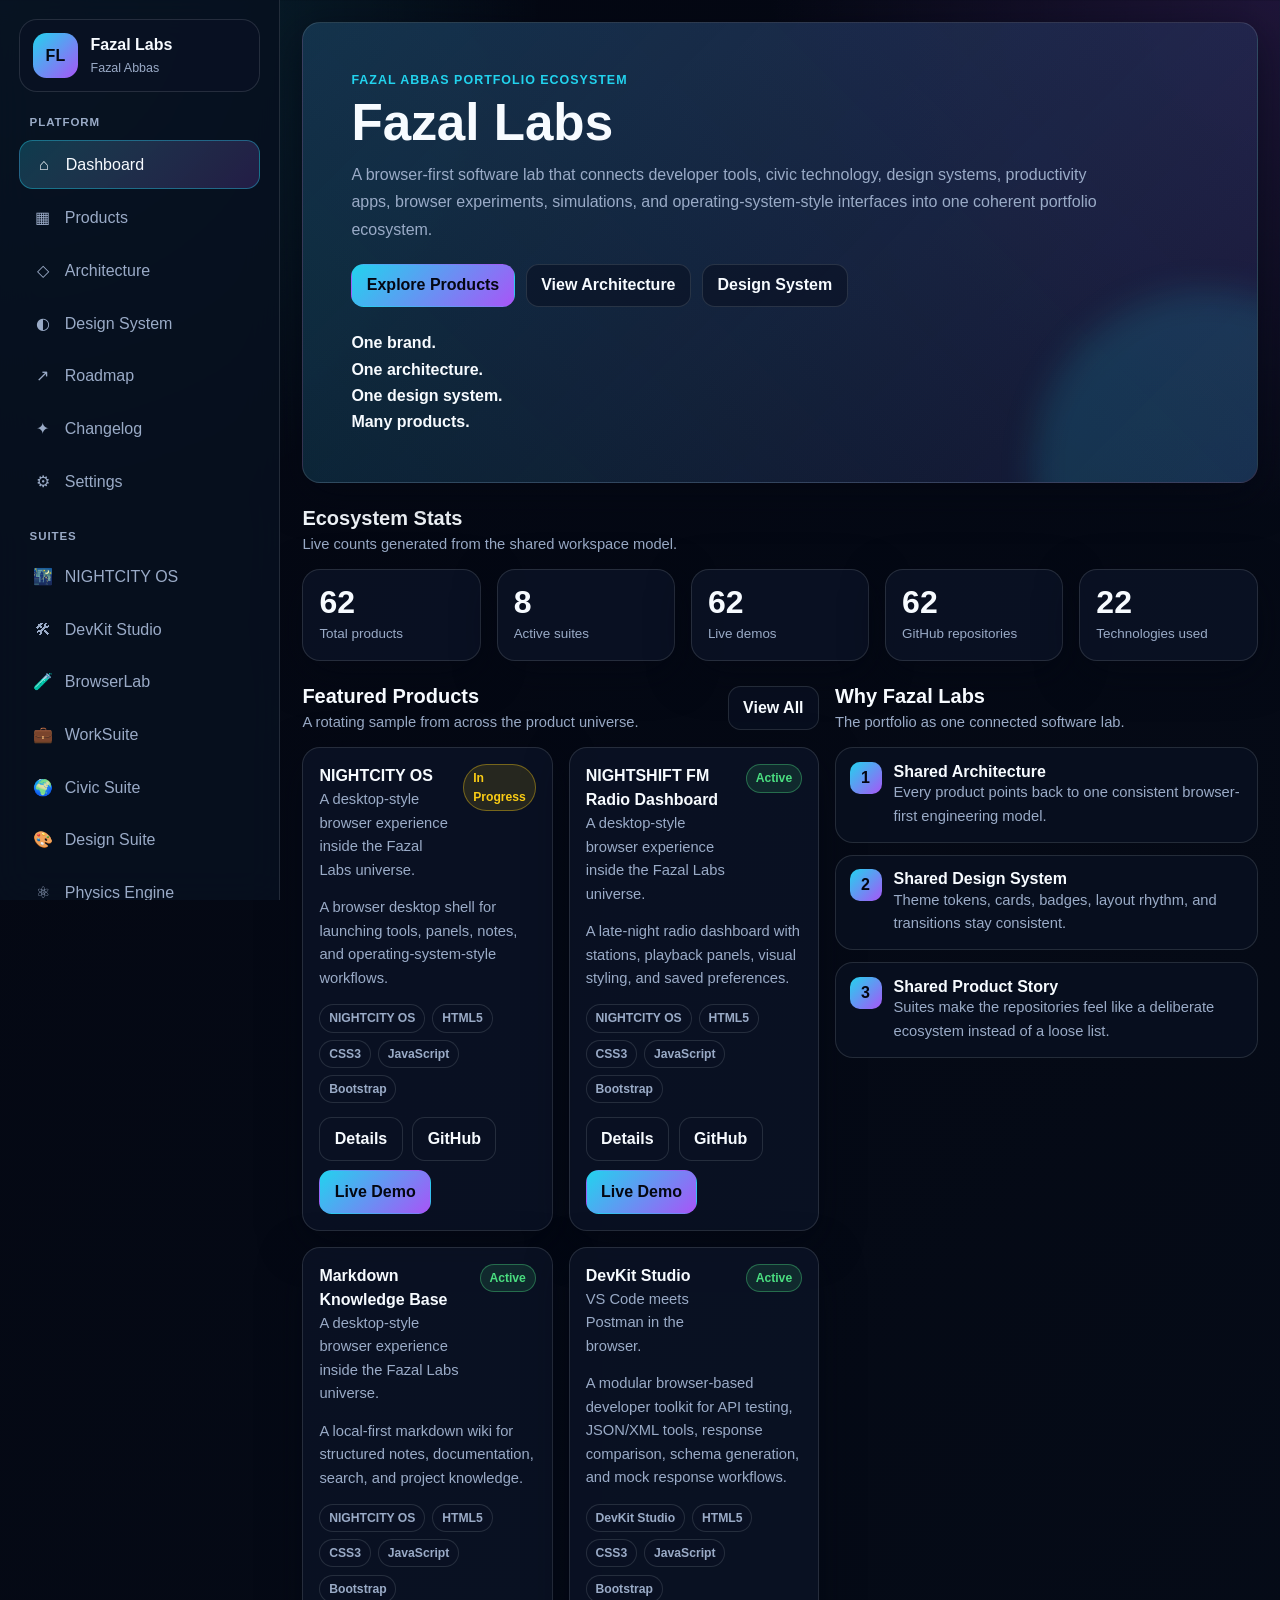
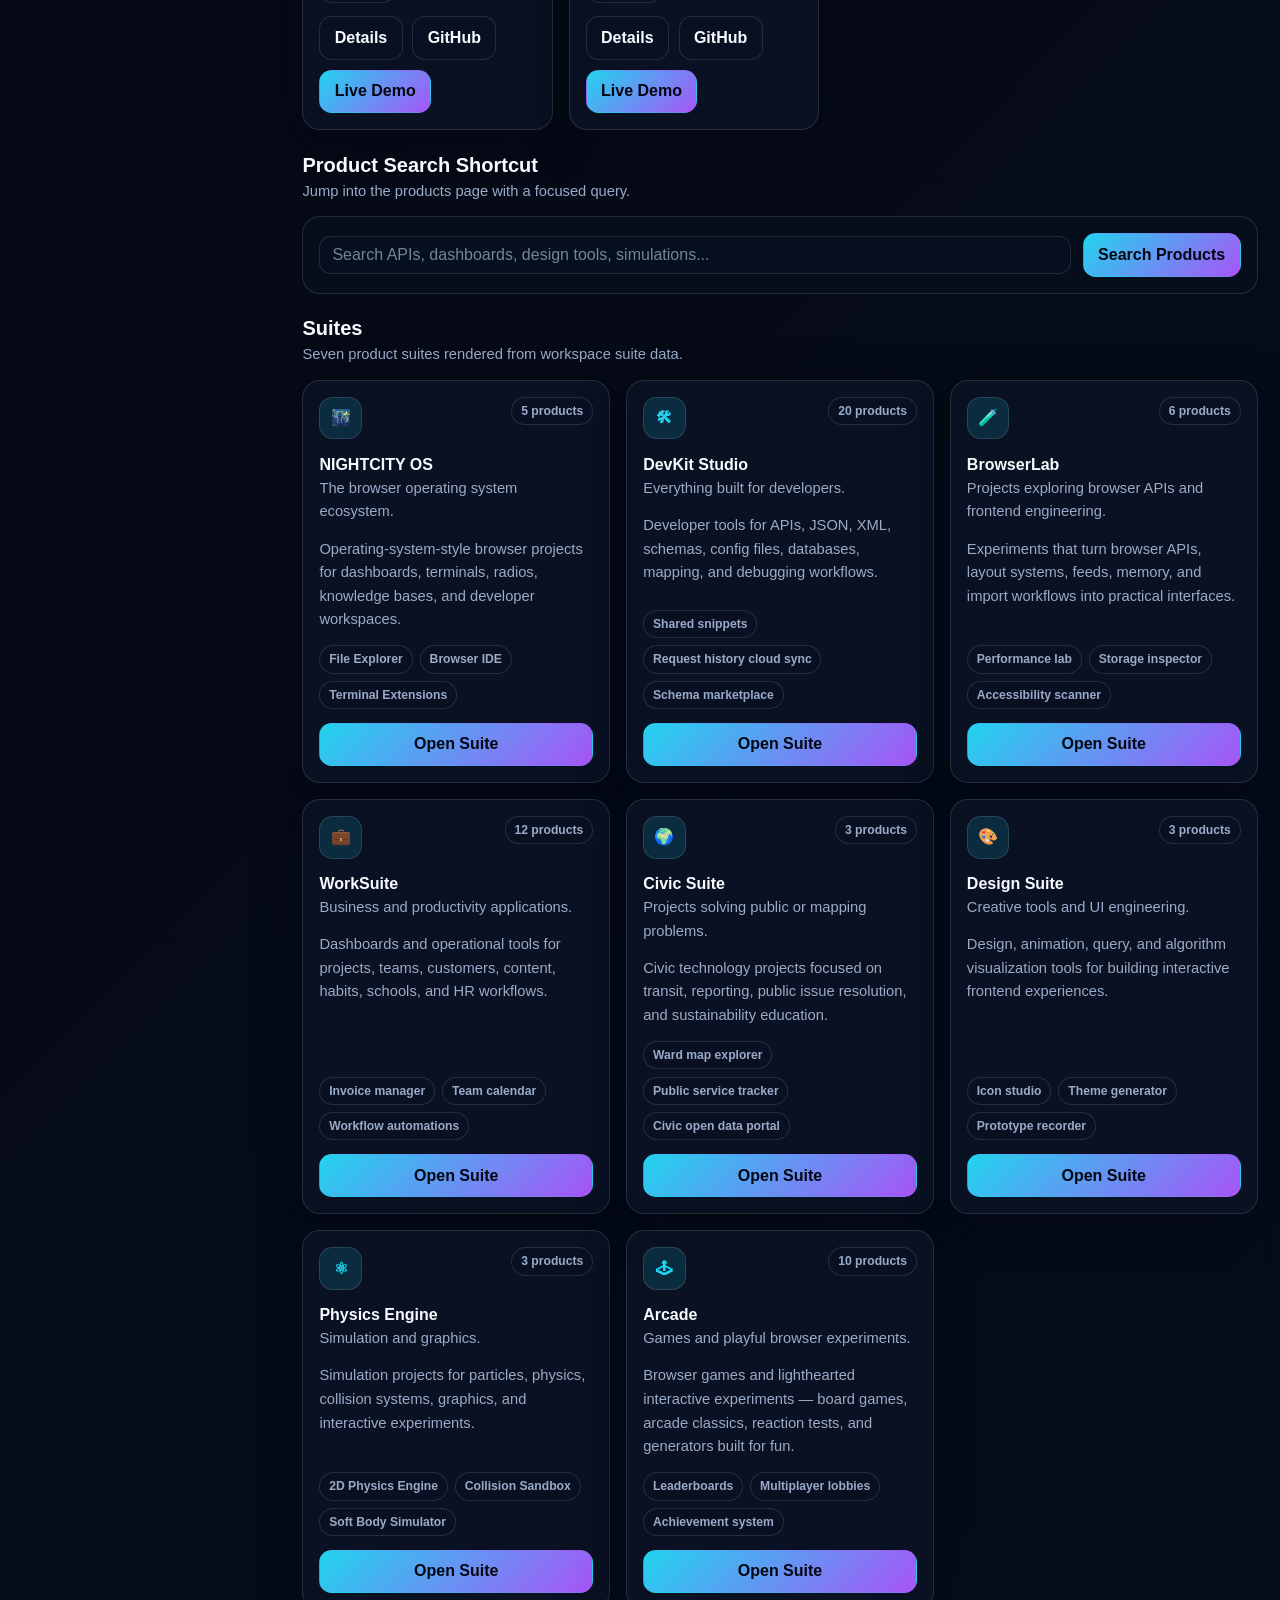
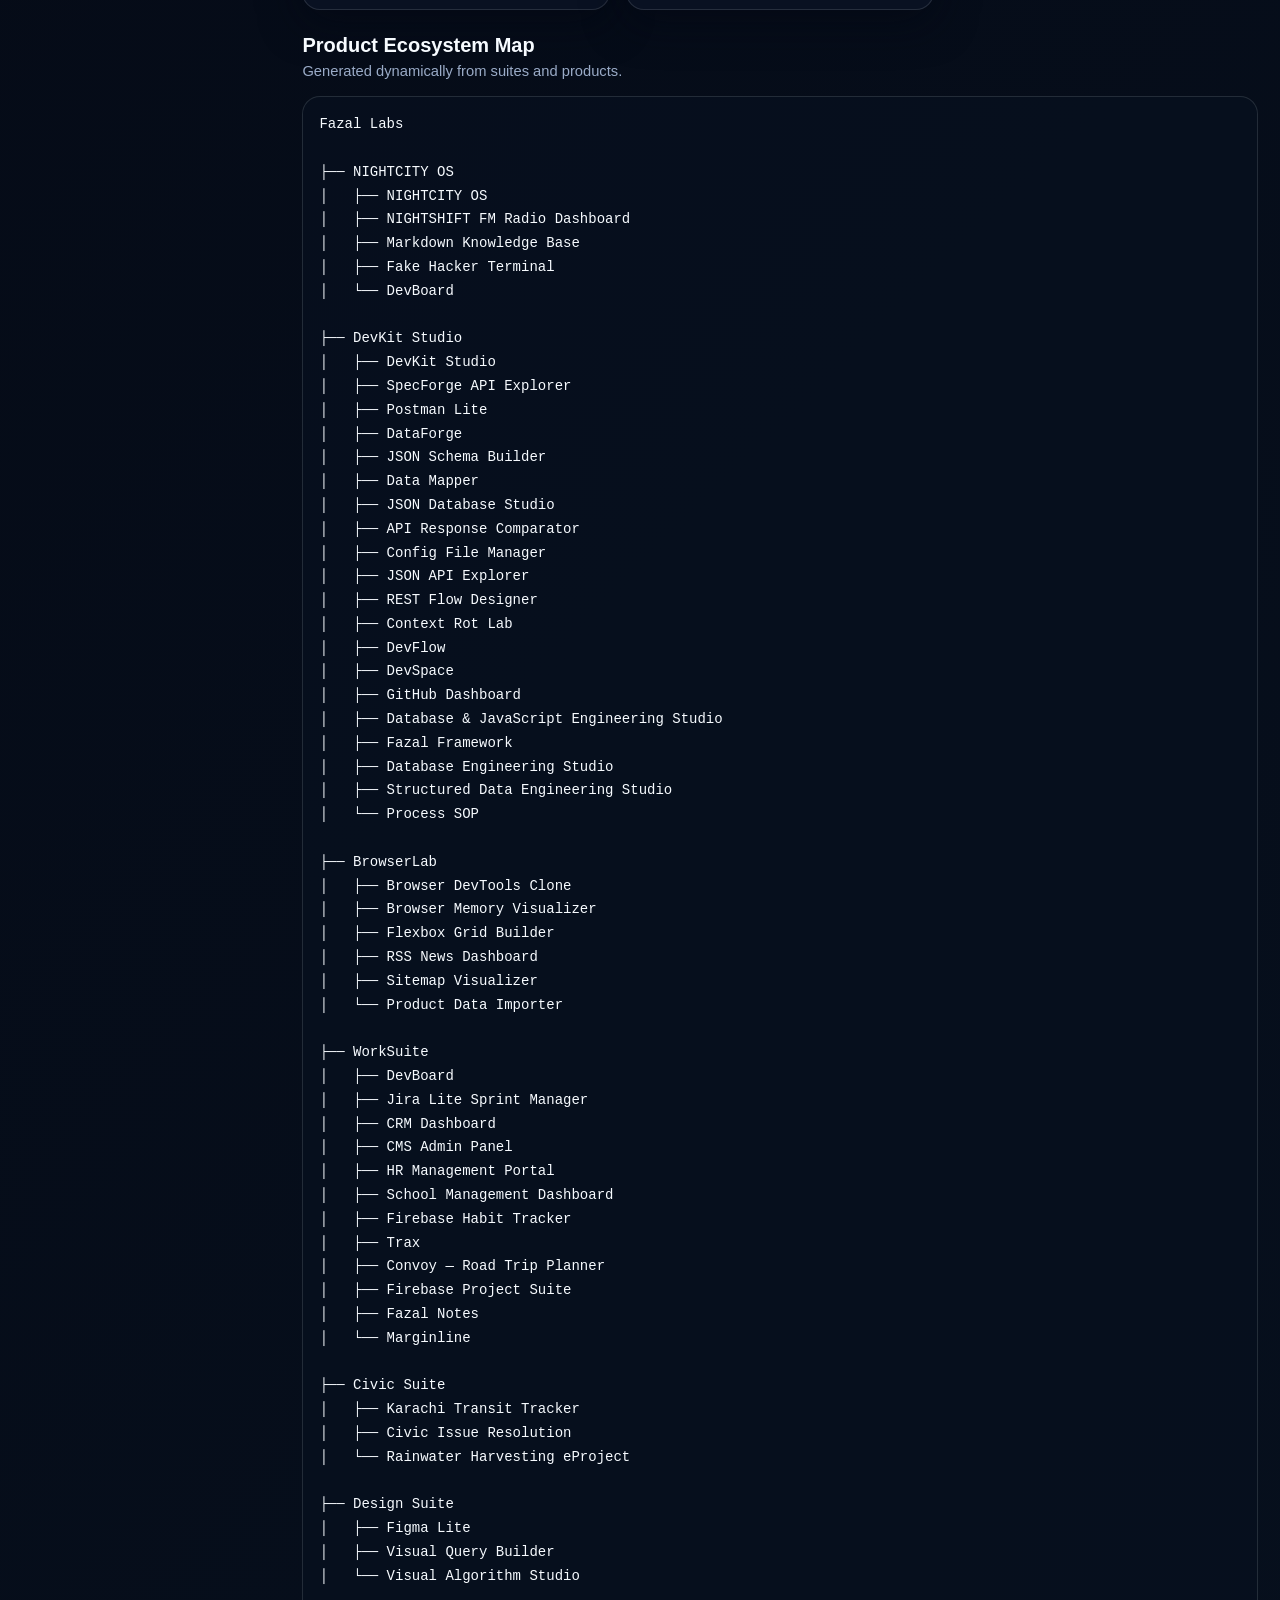
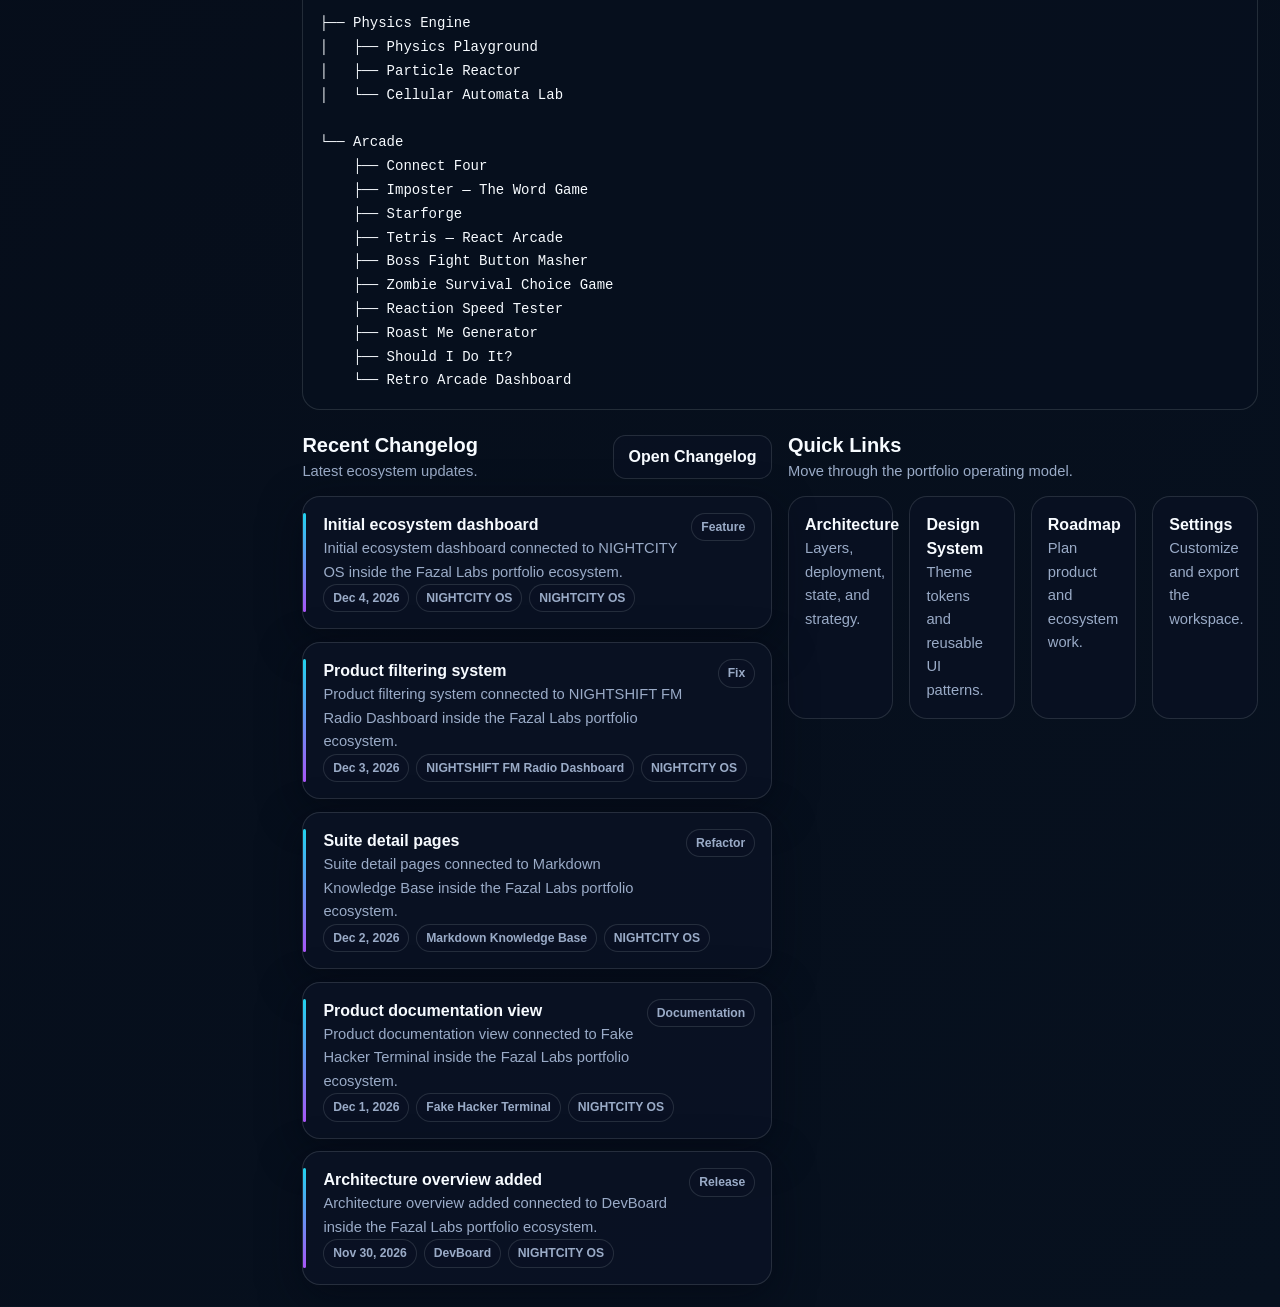
<file: index.html>
<!doctype html>
<html lang="en">
  <head>
    <meta charset="utf-8" />
    <meta name="viewport" content="width=device-width, initial-scale=1" />
    <title>Fazal Labs | Portfolio Ecosystem</title>
    <link rel="preconnect" href="https://fonts.googleapis.com" />
    <link rel="preconnect" href="https://fonts.gstatic.com" crossorigin />
    <link rel="stylesheet" href="https://fonts.googleapis.com/css2?family=Manrope:wght@400;500;600;700;800&display=swap" />
    <meta
      name="description"
      content="Fazal Labs is a browser-based software-lab portfolio ecosystem that connects multiple projects under one shared brand, design system, architecture strategy, roadmap, and changelog."
    />
    <link rel="canonical" href="https://fazal305.github.io/fazal-labs/" />
    <link rel="icon" type="image/svg+xml" href="assets/favicon.svg" />

    <meta property="og:type" content="website" />
    <meta property="og:url" content="https://fazal305.github.io/fazal-labs/" />
    <meta property="og:title" content="Fazal Labs | Portfolio Ecosystem" />
    <meta
      property="og:description"
      content="Fazal Labs is a browser-based software-lab portfolio ecosystem that connects multiple projects under one shared brand, design system, architecture strategy, roadmap, and changelog."
    />
    <meta property="og:image" content="https://fazal305.github.io/fazal-labs/assets/og-image.png" />
    <meta property="og:image:width" content="1200" />
    <meta property="og:image:height" content="630" />

    <meta name="twitter:card" content="summary_large_image" />
    <meta name="twitter:title" content="Fazal Labs | Portfolio Ecosystem" />
    <meta
      name="twitter:description"
      content="Fazal Labs is a browser-based software-lab portfolio ecosystem that connects multiple projects under one shared brand, design system, architecture strategy, roadmap, and changelog."
    />
    <meta name="twitter:image" content="https://fazal305.github.io/fazal-labs/assets/og-image.png" />

    <link rel="preconnect" href="https://cdn.jsdelivr.net" />
    <link rel="preconnect" href="https://code.jquery.com" />
    <link
      href="https://cdn.jsdelivr.net/npm/bootstrap@5.3.3/dist/css/bootstrap.min.css"
      rel="stylesheet"
    />
    <link href="styles.css" rel="stylesheet" />
    <link href="css/dashboard.css" rel="stylesheet" />
  </head>
  <body>
    <div class="app-shell">
      <div id="sidebar-root"></div>

      <main class="main-content">
        <div class="page-container">
          <section id="brandHero"></section>

          <section class="section">
            <div class="section-header">
              <div>
                <h2 class="section-title">Ecosystem Stats</h2>
                <p class="section-note">
                  Live counts generated from the shared workspace model.
                </p>
              </div>
            </div>
            <div id="ecosystemStats" class="grid stats-grid"></div>
          </section>

          <section class="section featured-strip">
            <div>
              <div class="section-header">
                <div>
                  <h2 class="section-title">Featured Products</h2>
                  <p class="section-note">
                    A rotating sample from across the product universe.
                  </p>
                </div>
                <a class="btn-ghost" href="products.html" data-transition-link
                  >View All</a
                >
              </div>
              <div id="featuredProducts" class="grid grid-2"></div>
            </div>

            <div>
              <div class="section-header">
                <div>
                  <h2 class="section-title">Why Fazal Labs</h2>
                  <p class="section-note">
                    The portfolio as one connected software lab.
                  </p>
                </div>
              </div>
              <div class="why-list">
                <div class="why-item">
                  <span class="why-index">1</span>
                  <div>
                    <h3 class="card-title">Shared Architecture</h3>
                    <p class="card-text">
                      Every product points back to one consistent browser-first
                      engineering model.
                    </p>
                  </div>
                </div>
                <div class="why-item">
                  <span class="why-index">2</span>
                  <div>
                    <h3 class="card-title">Shared Design System</h3>
                    <p class="card-text">
                      Theme tokens, cards, badges, layout rhythm, and
                      transitions stay consistent.
                    </p>
                  </div>
                </div>
                <div class="why-item">
                  <span class="why-index">3</span>
                  <div>
                    <h3 class="card-title">Shared Product Story</h3>
                    <p class="card-text">
                      Suites make the repositories feel like a deliberate
                      ecosystem instead of a loose list.
                    </p>
                  </div>
                </div>
              </div>
            </div>
          </section>

          <section class="section">
            <div class="section-header">
              <div>
                <h2 class="section-title">Product Search Shortcut</h2>
                <p class="section-note">
                  Jump into the products page with a focused query.
                </p>
              </div>
            </div>
            <form id="searchShortcutForm" class="search-shortcut">
              <input
                id="searchShortcutInput"
                class="form-control"
                type="search"
                placeholder="Search APIs, dashboards, design tools, simulations..."
              />
              <button class="btn-lab" type="submit">Search Products</button>
            </form>
          </section>

          <section class="section">
            <div class="section-header">
              <div>
                <h2 class="section-title">Suites</h2>
                <p class="section-note">
                  Seven product suites rendered from workspace suite data.
                </p>
              </div>
            </div>
            <div id="suiteCards" class="grid grid-3"></div>
          </section>

          <section class="section">
            <div class="section-header">
              <div>
                <h2 class="section-title">Product Ecosystem Map</h2>
                <p class="section-note">
                  Generated dynamically from suites and products.
                </p>
              </div>
            </div>
            <pre id="ecosystemMap" class="ecosystem-tree"></pre>
          </section>

          <section class="section grid grid-2">
            <div>
              <div class="section-header">
                <div>
                  <h2 class="section-title">Recent Changelog</h2>
                  <p class="section-note">Latest ecosystem updates.</p>
                </div>
                <a class="btn-ghost" href="changelog.html" data-transition-link
                  >Open Changelog</a
                >
              </div>
              <div id="recentChangelog" class="timeline-list"></div>
            </div>

            <div>
              <div class="section-header">
                <div>
                  <h2 class="section-title">Quick Links</h2>
                  <p class="section-note">
                    Move through the portfolio operating model.
                  </p>
                </div>
              </div>
              <div class="grid quick-links-grid">
                <a
                  class="quick-link-card card-hover"
                  href="architecture.html"
                  data-transition-link
                >
                  <strong>Architecture</strong>
                  <p class="card-text">
                    Layers, deployment, state, and strategy.
                  </p>
                </a>
                <a
                  class="quick-link-card card-hover"
                  href="design-system.html"
                  data-transition-link
                >
                  <strong>Design System</strong>
                  <p class="card-text">
                    Theme tokens and reusable UI patterns.
                  </p>
                </a>
                <a
                  class="quick-link-card card-hover"
                  href="roadmap.html"
                  data-transition-link
                >
                  <strong>Roadmap</strong>
                  <p class="card-text">Plan product and ecosystem work.</p>
                </a>
                <a
                  class="quick-link-card card-hover"
                  href="settings.html"
                  data-transition-link
                >
                  <strong>Settings</strong>
                  <p class="card-text">Customize and export the workspace.</p>
                </a>
              </div>
            </div>
          </section>
        </div>
      </main>
    </div>

    <script src="https://code.jquery.com/jquery-3.7.1.min.js"></script>
    <script src="https://cdn.jsdelivr.net/npm/bootstrap@5.3.3/dist/js/bootstrap.bundle.min.js"></script>
    <script src="js/shared.js"></script>
    <script src="js/dashboard.js"></script>
  </body>
</html>
</file>
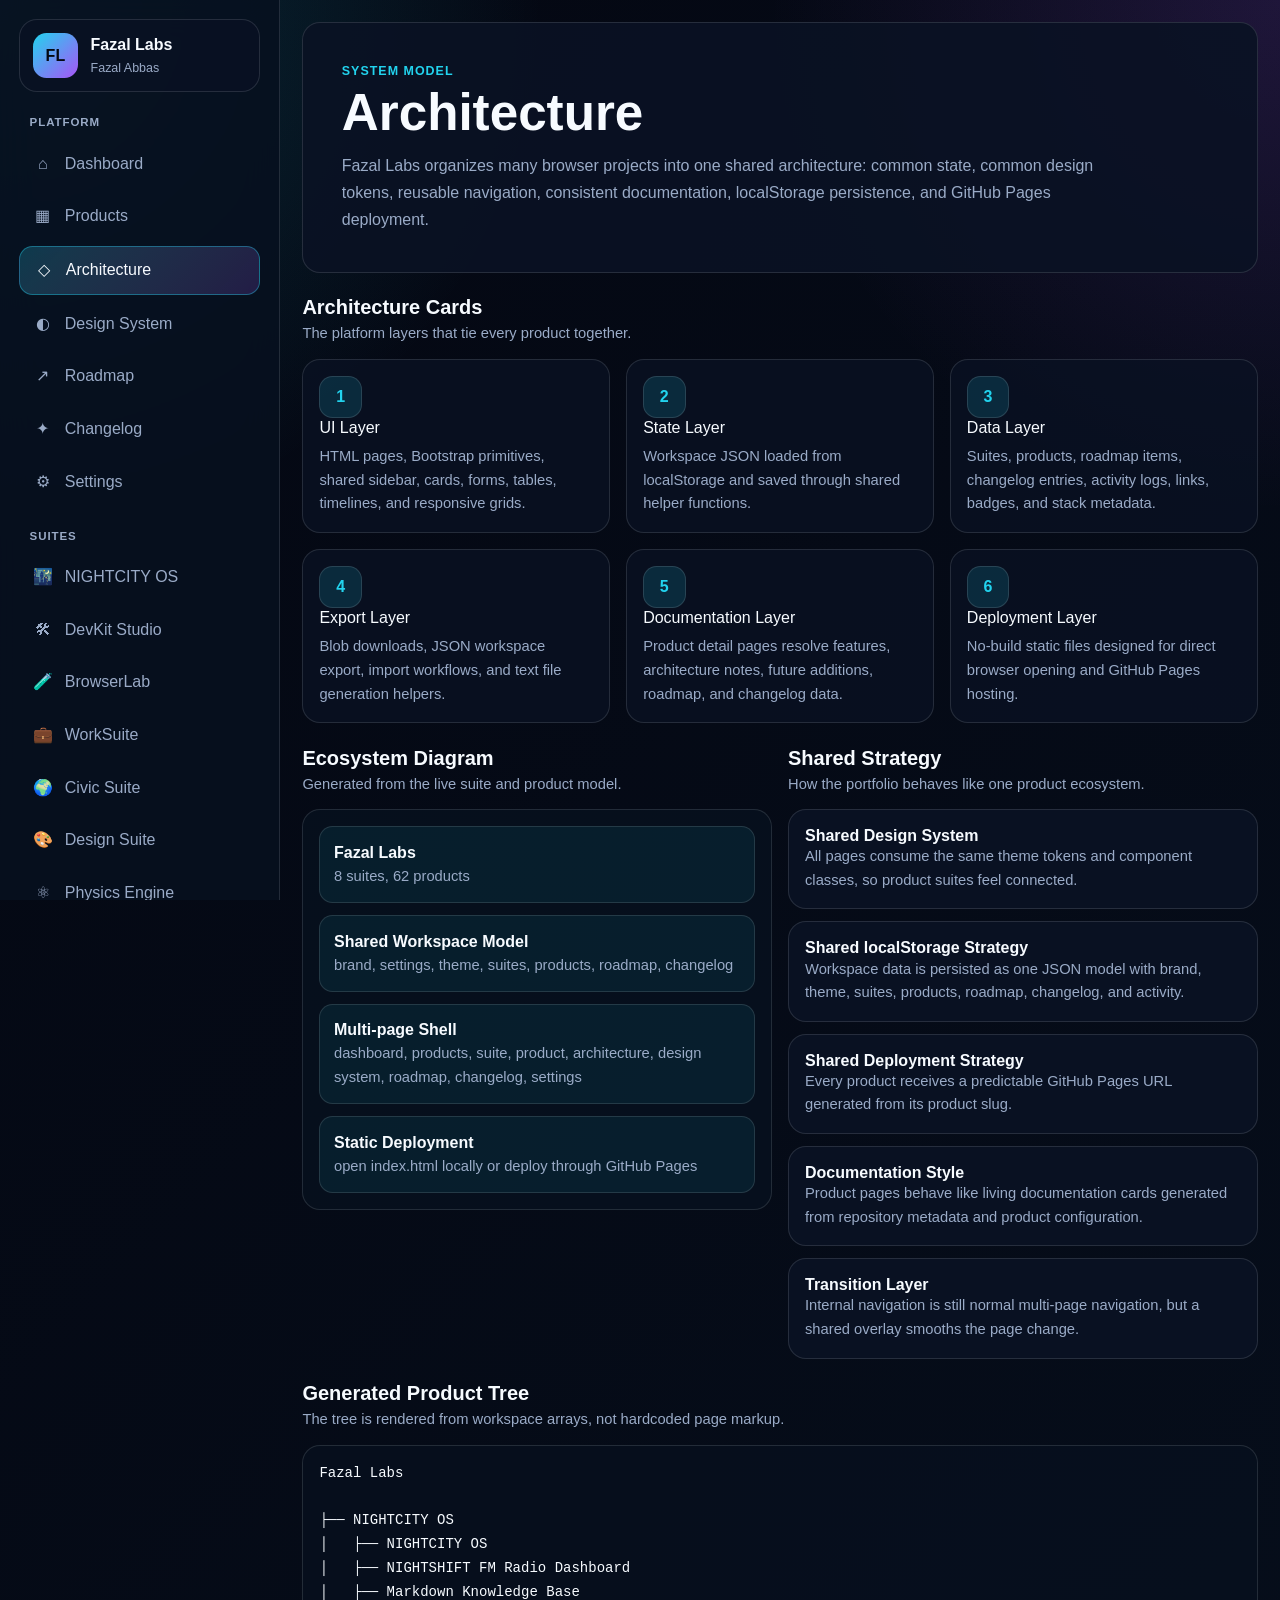
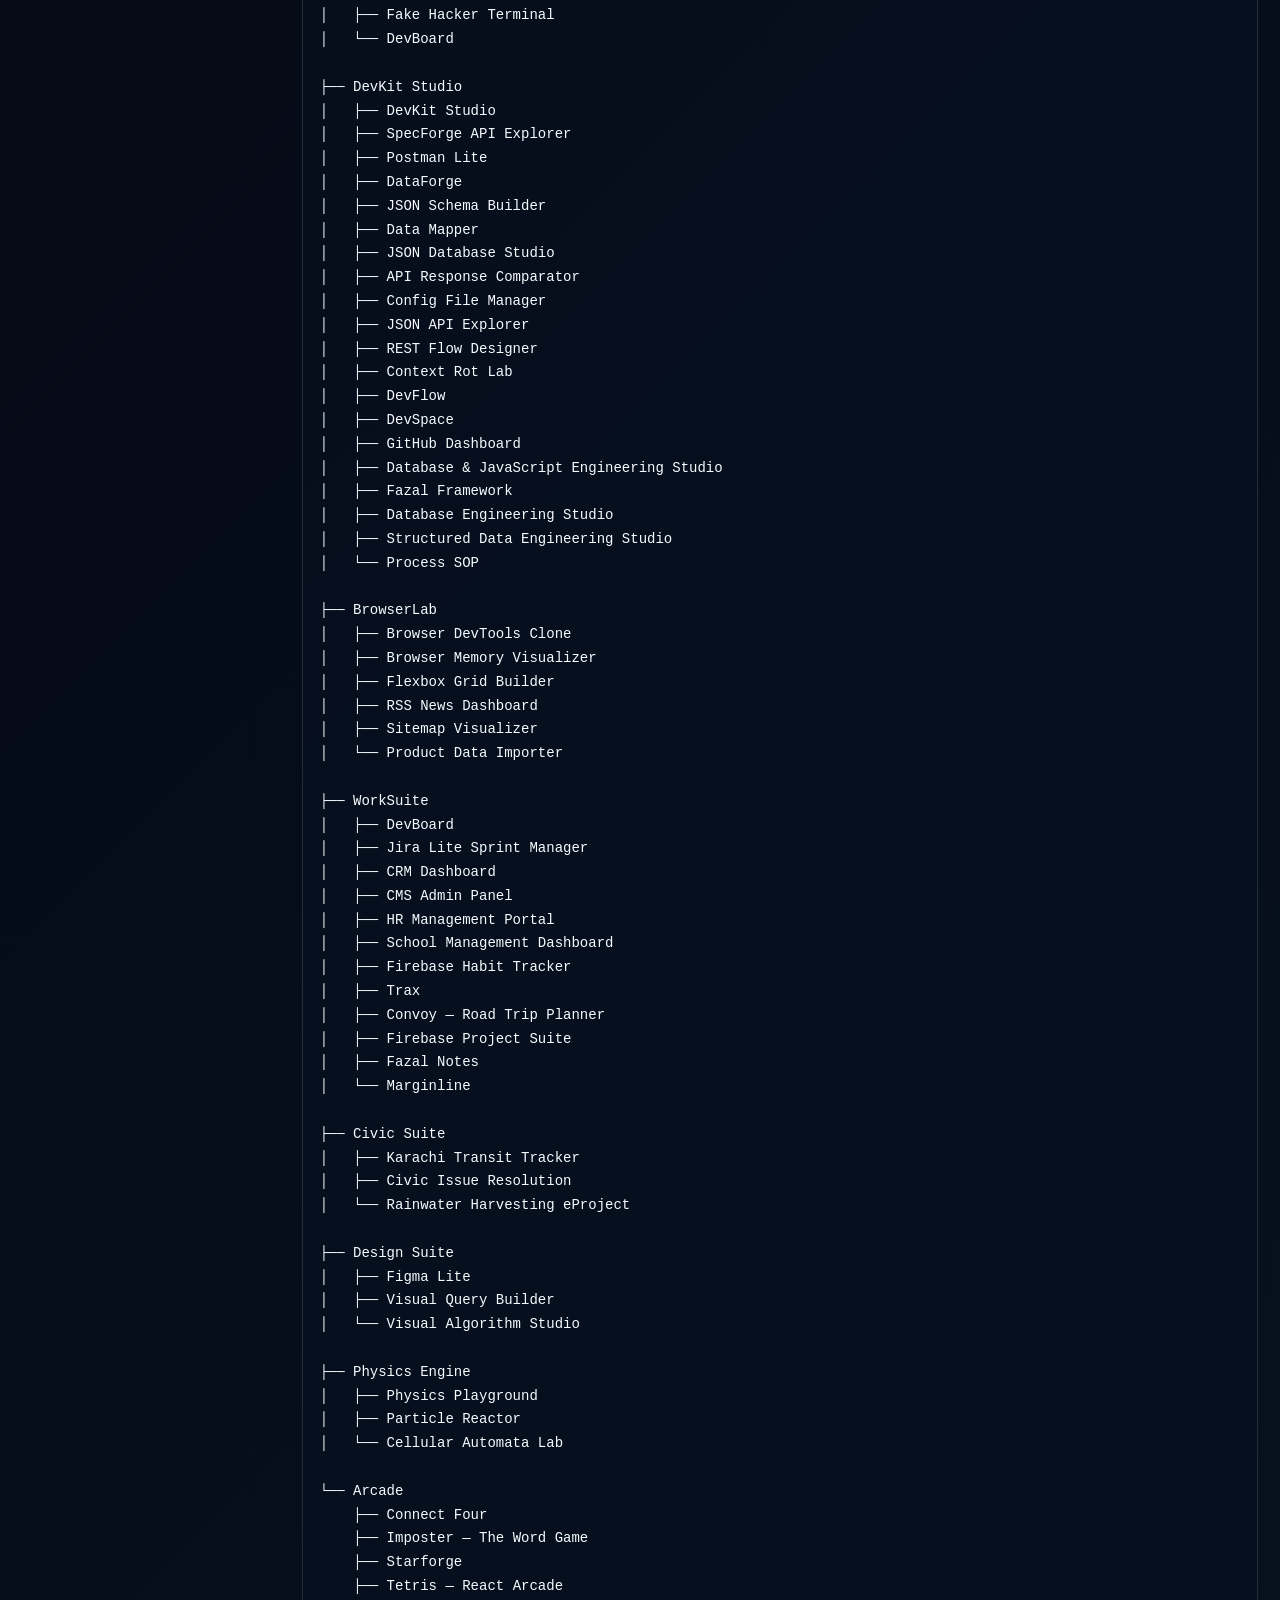
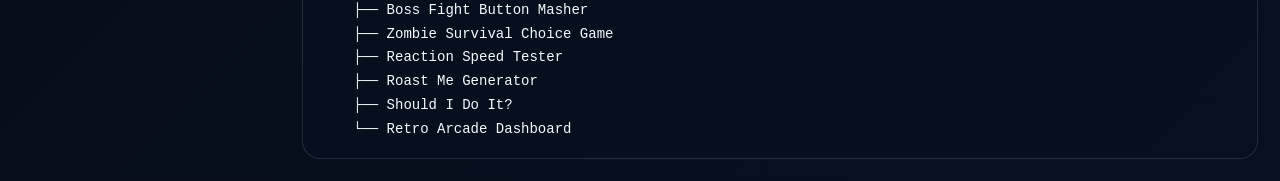
<file: architecture.html>
<!doctype html>
<html lang="en">
  <head>
    <meta charset="utf-8" />
    <meta name="viewport" content="width=device-width, initial-scale=1" />
    <title>Architecture | Fazal Labs</title>
    <link rel="preconnect" href="https://fonts.googleapis.com" />
    <link rel="preconnect" href="https://fonts.gstatic.com" crossorigin />
    <link rel="stylesheet" href="https://fonts.googleapis.com/css2?family=Manrope:wght@400;500;600;700;800&display=swap" />
    <link rel="icon" type="image/svg+xml" href="assets/favicon.svg" />
    <link rel="preconnect" href="https://cdn.jsdelivr.net" />
    <link rel="preconnect" href="https://code.jquery.com" />
    <link
      href="https://cdn.jsdelivr.net/npm/bootstrap@5.3.3/dist/css/bootstrap.min.css"
      rel="stylesheet"
    />
    <link href="styles.css" rel="stylesheet" />
    <link href="css/architecture.css" rel="stylesheet" />
  </head>
  <body>
    <div class="app-shell">
      <div id="sidebar-root"></div>

      <main class="main-content">
        <div class="page-container">
          <header class="architecture-intro">
            <p class="eyebrow">System Model</p>
            <h1 class="page-title">Architecture</h1>
            <p class="page-description">
              Fazal Labs organizes many browser projects into one shared
              architecture: common state, common design tokens, reusable
              navigation, consistent documentation, localStorage persistence,
              and GitHub Pages deployment.
            </p>
          </header>

          <section class="section">
            <div class="section-header">
              <div>
                <h2 class="section-title">Architecture Cards</h2>
                <p class="section-note">
                  The platform layers that tie every product together.
                </p>
              </div>
            </div>
            <div id="architectureCards" class="grid architecture-grid"></div>
          </section>

          <section class="section grid grid-2">
            <div>
              <div class="section-header">
                <div>
                  <h2 class="section-title">Ecosystem Diagram</h2>
                  <p class="section-note">
                    Generated from the live suite and product model.
                  </p>
                </div>
              </div>
              <div id="ecosystemDiagram" class="architecture-diagram"></div>
            </div>

            <div>
              <div class="section-header">
                <div>
                  <h2 class="section-title">Shared Strategy</h2>
                  <p class="section-note">
                    How the portfolio behaves like one product ecosystem.
                  </p>
                </div>
              </div>
              <div id="architectureOverview" class="strategy-list"></div>
            </div>
          </section>

          <section class="section">
            <div class="section-header">
              <div>
                <h2 class="section-title">Generated Product Tree</h2>
                <p class="section-note">
                  The tree is rendered from workspace arrays, not hardcoded page
                  markup.
                </p>
              </div>
            </div>
            <pre id="architectureTree" class="ecosystem-tree"></pre>
          </section>
        </div>
      </main>
    </div>

    <script src="https://code.jquery.com/jquery-3.7.1.min.js"></script>
    <script src="https://cdn.jsdelivr.net/npm/bootstrap@5.3.3/dist/js/bootstrap.bundle.min.js"></script>
    <script src="js/shared.js"></script>
    <script src="js/architecture.js"></script>
  </body>
</html>
</file>
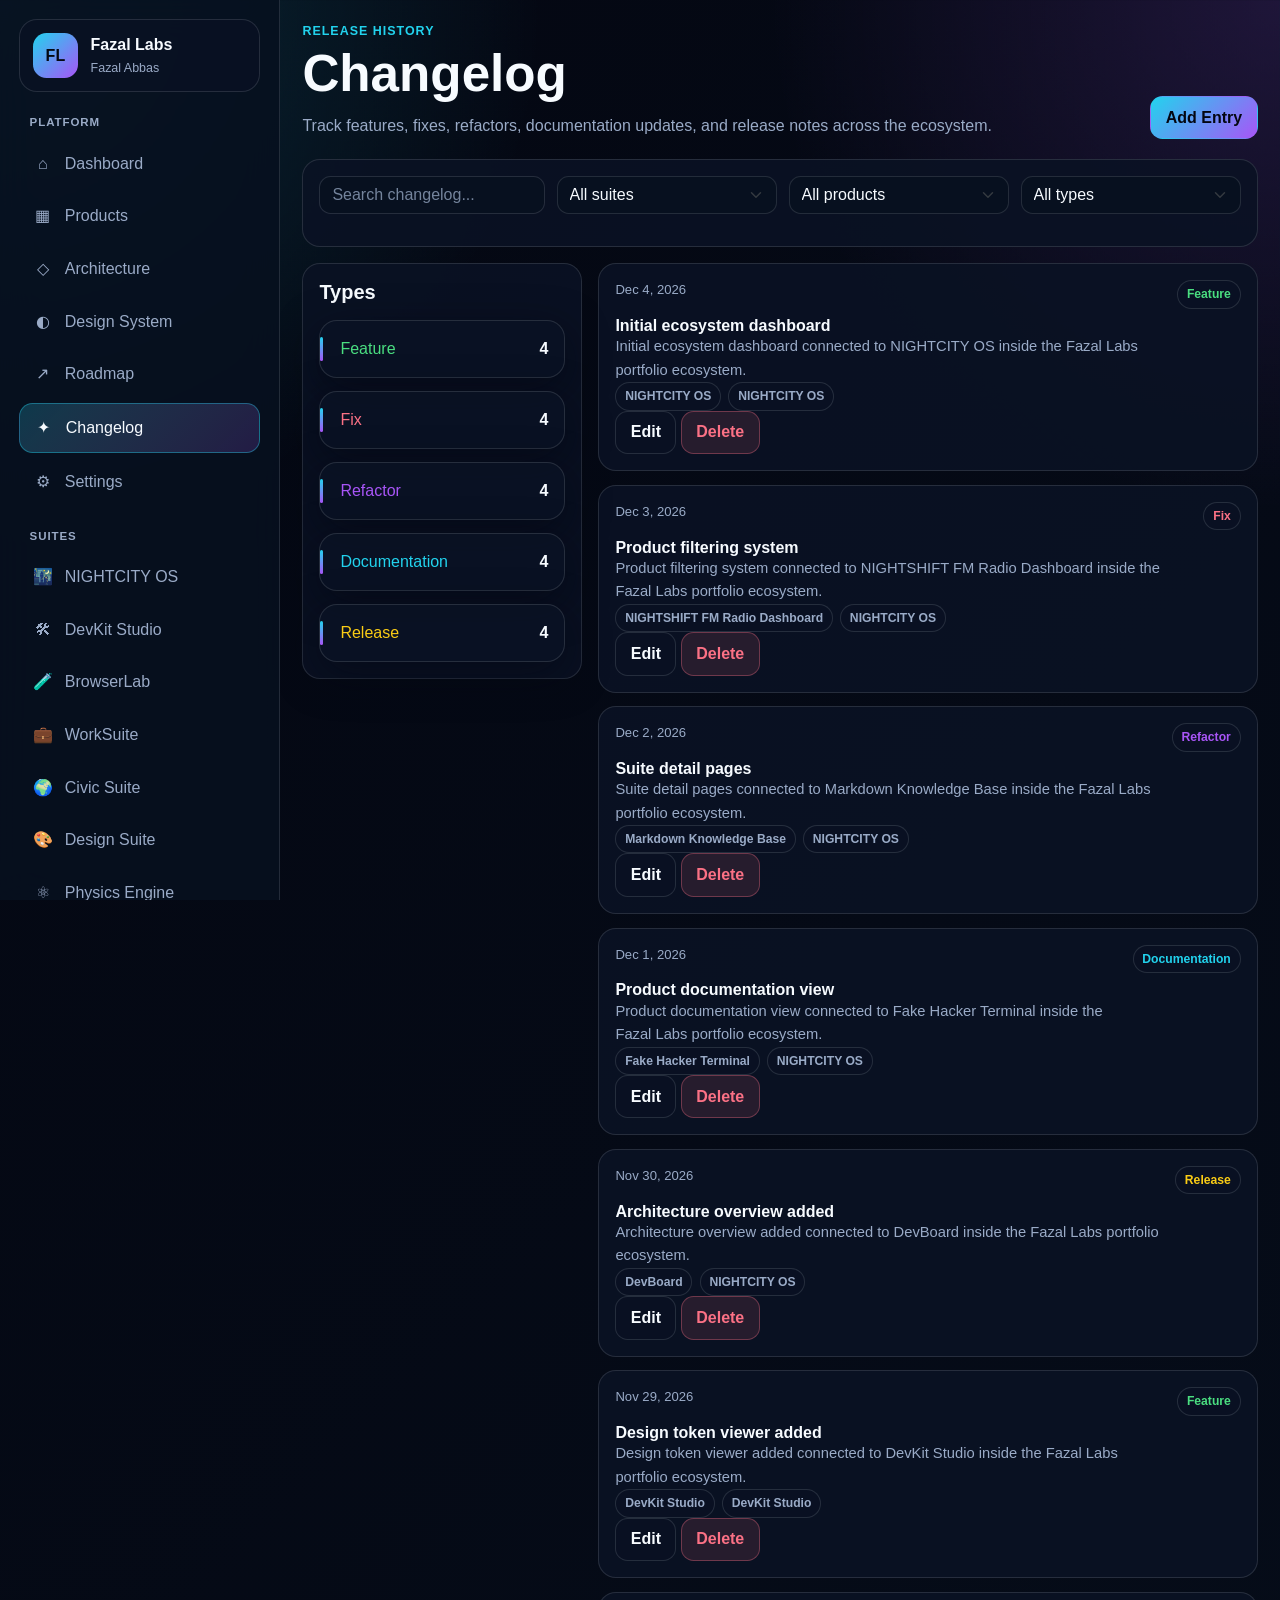
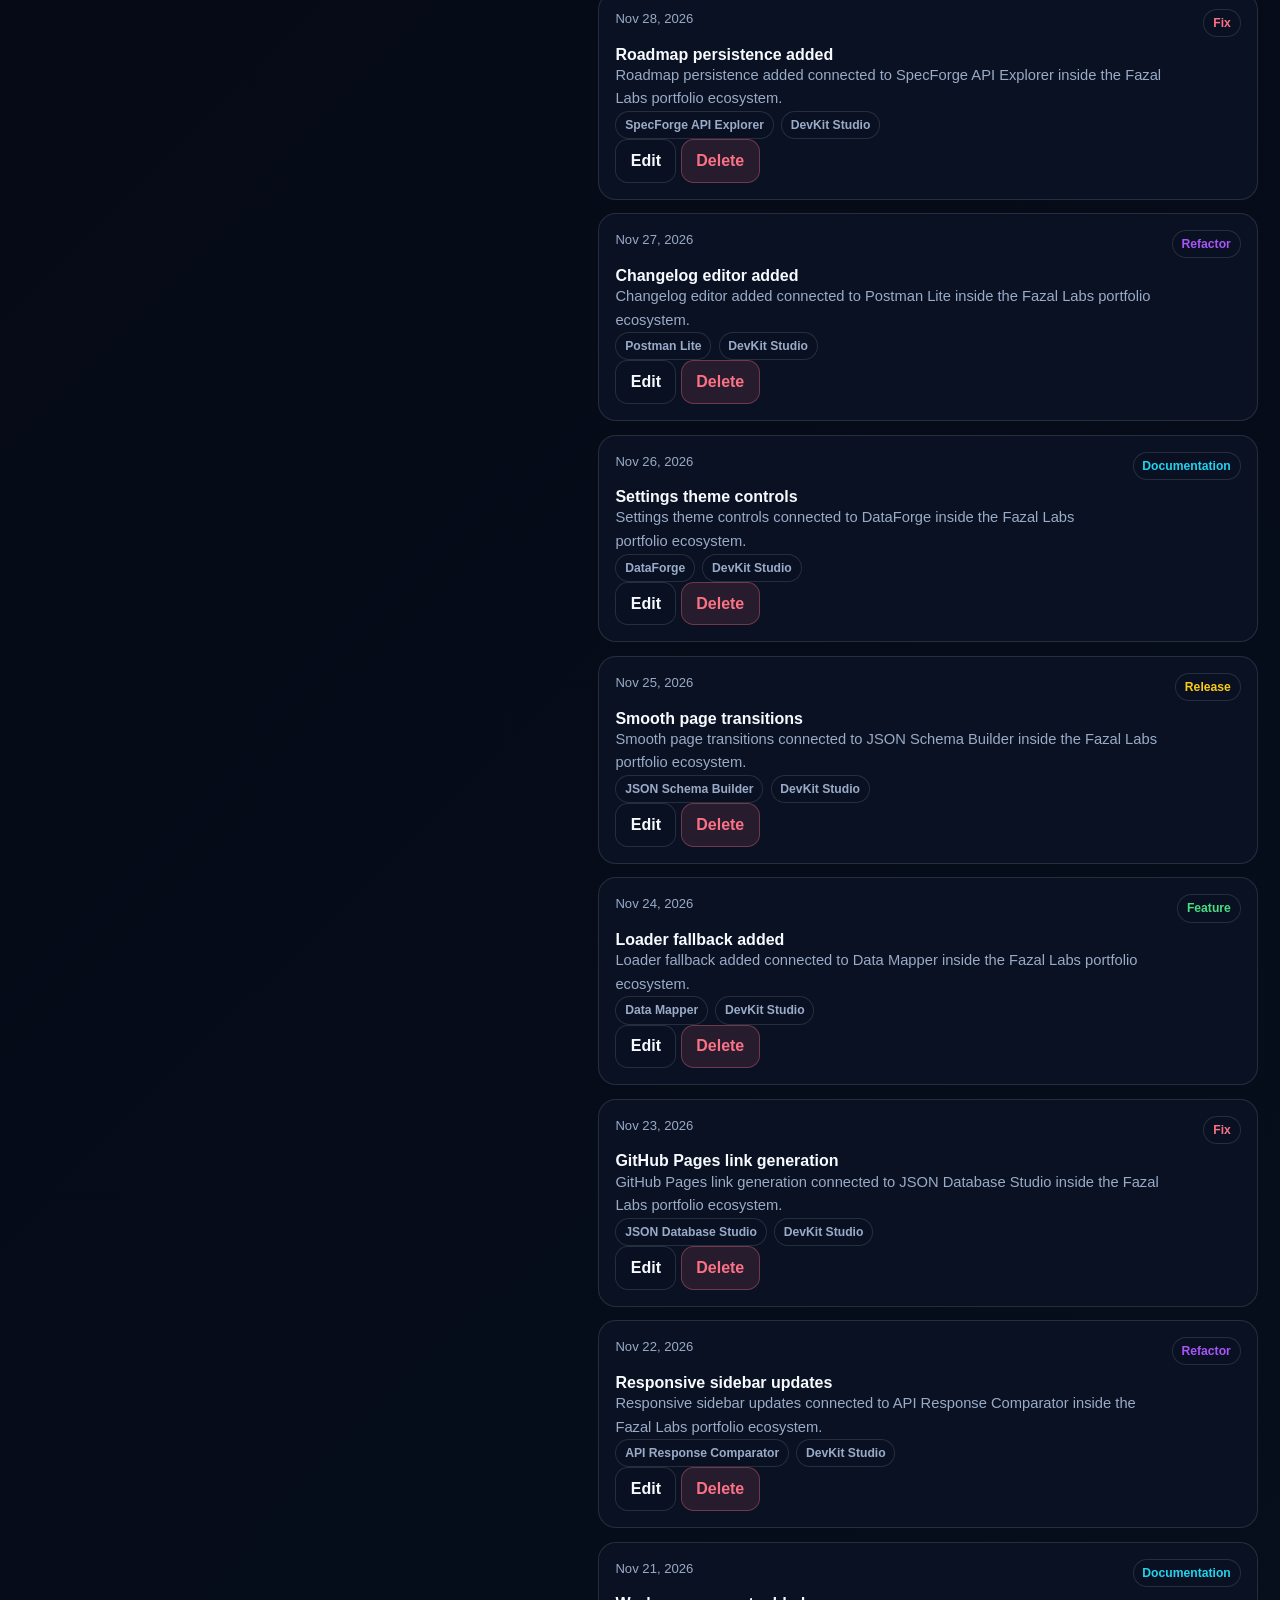
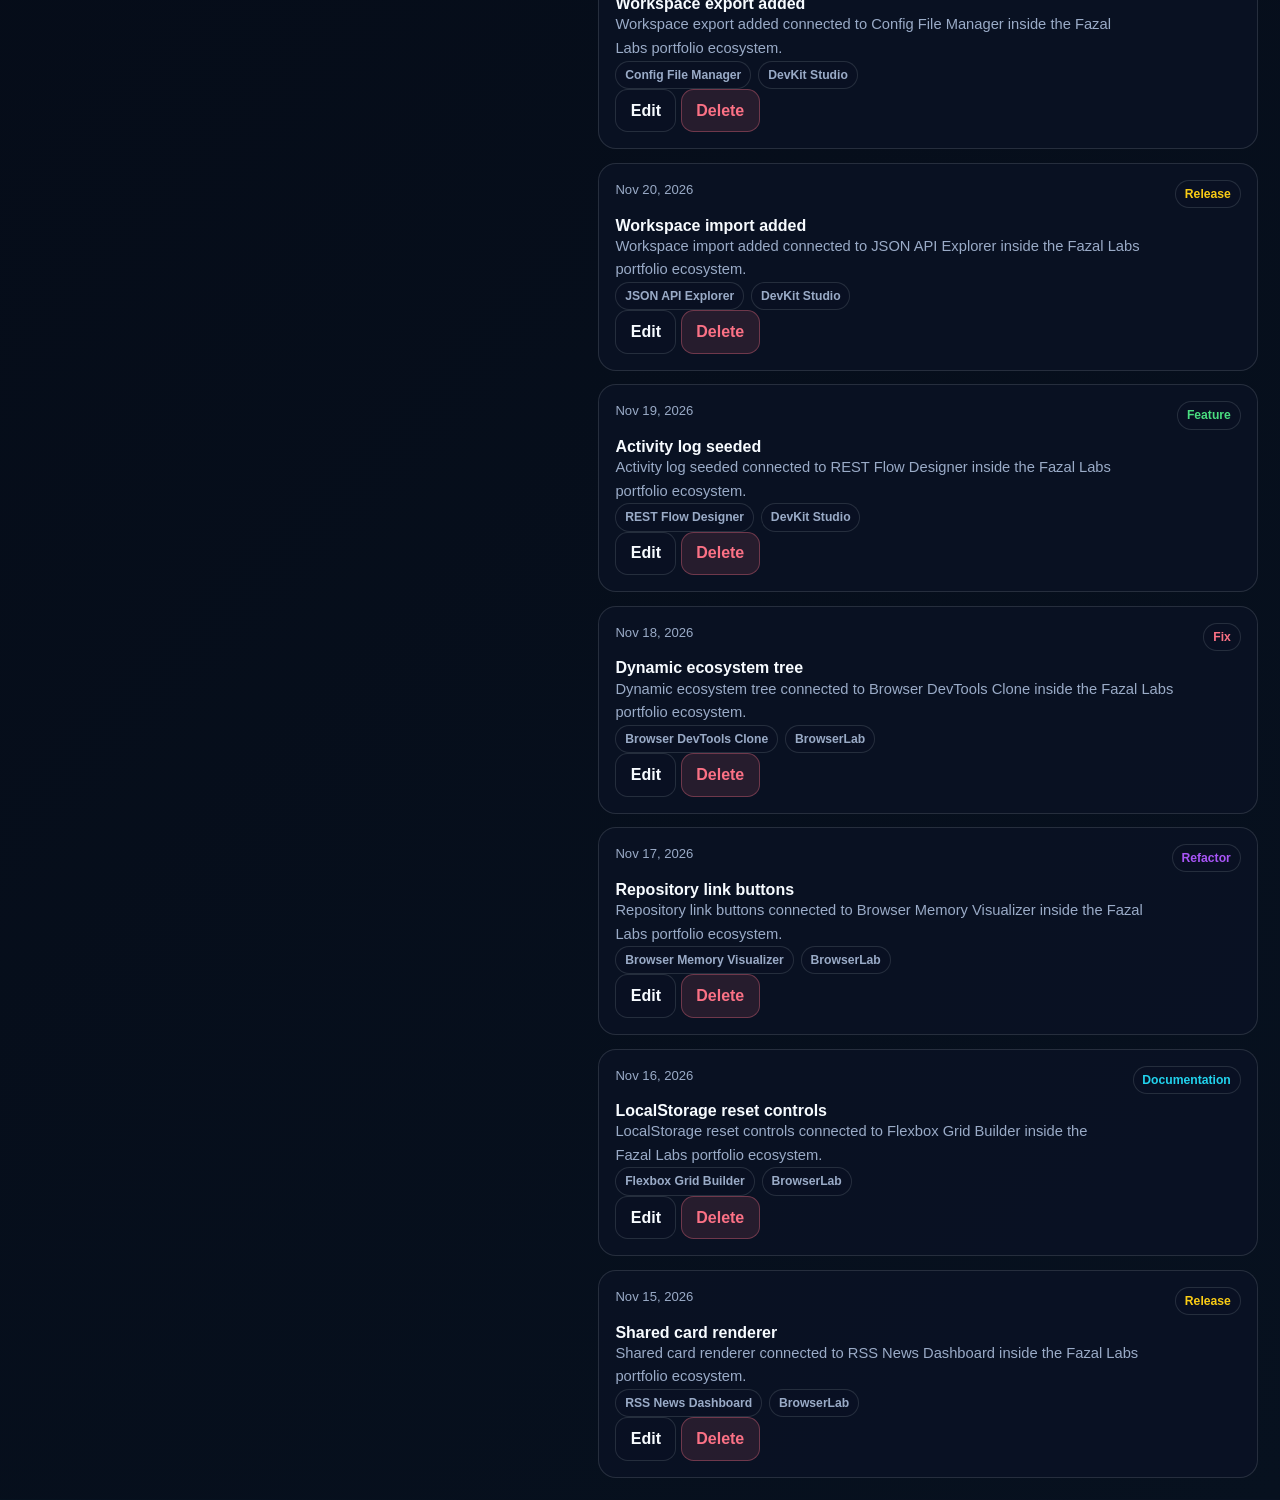
<file: changelog.html>
<!doctype html>
<html lang="en">
  <head>
    <meta charset="utf-8" />
    <meta name="viewport" content="width=device-width, initial-scale=1" />
    <title>Changelog | Fazal Labs</title>
    <link rel="preconnect" href="https://fonts.googleapis.com" />
    <link rel="preconnect" href="https://fonts.gstatic.com" crossorigin />
    <link rel="stylesheet" href="https://fonts.googleapis.com/css2?family=Manrope:wght@400;500;600;700;800&display=swap" />
    <link rel="icon" type="image/svg+xml" href="assets/favicon.svg" />
    <link rel="preconnect" href="https://cdn.jsdelivr.net" />
    <link rel="preconnect" href="https://code.jquery.com" />
    <link
      href="https://cdn.jsdelivr.net/npm/bootstrap@5.3.3/dist/css/bootstrap.min.css"
      rel="stylesheet"
    />
    <link href="styles.css" rel="stylesheet" />
    <link href="css/changelog.css" rel="stylesheet" />
  </head>
  <body>
    <div class="app-shell">
      <div id="sidebar-root"></div>

      <main class="main-content">
        <div class="page-container">
          <header class="page-header">
            <div>
              <p class="eyebrow">Release History</p>
              <h1 class="page-title">Changelog</h1>
              <p class="page-description">
                Track features, fixes, refactors, documentation updates, and
                release notes across the ecosystem.
              </p>
            </div>
            <button
              class="btn-lab"
              type="button"
              onclick="openChangelogModal()"
            >
              Add Entry
            </button>
          </header>

          <section class="changelog-toolbar">
            <div id="changelogFilters" class="filter-bar"></div>
          </section>

          <section class="changelog-layout">
            <aside class="changelog-sidebar">
              <h2 class="section-title">Types</h2>
              <div id="typeSummary" class="timeline-list mt-3"></div>
            </aside>

            <div id="changelogFeed" class="changelog-feed"></div>
          </section>
        </div>
      </main>
    </div>

    <div
      class="modal fade"
      id="changelogModal"
      tabindex="-1"
      aria-labelledby="changelogModalLabel"
      aria-hidden="true"
    >
      <div class="modal-dialog modal-lg modal-dialog-centered">
        <form id="changelogForm" class="modal-content">
          <div class="modal-header">
            <h2 class="modal-title fs-5" id="changelogModalLabel">
              Changelog Entry
            </h2>
            <button
              type="button"
              class="btn-close btn-close-white"
              data-bs-dismiss="modal"
              aria-label="Close"
            ></button>
          </div>

          <div class="modal-body">
            <input type="hidden" id="changeId" />

            <div class="row g-3">
              <div class="col-md-8">
                <label class="form-label" for="changeTitle">Title</label>
                <input id="changeTitle" class="form-control" required />
              </div>
              <div class="col-md-4">
                <label class="form-label" for="changeType">Type</label>
                <select id="changeType" class="form-select">
                  <option>Feature</option>
                  <option>Fix</option>
                  <option>Refactor</option>
                  <option>Documentation</option>
                  <option>Release</option>
                </select>
              </div>
              <div class="col-md-6">
                <label class="form-label" for="changeSuite">Suite</label>
                <select id="changeSuite" class="form-select" required></select>
              </div>
              <div class="col-md-6">
                <label class="form-label" for="changeProduct">Product</label>
                <select
                  id="changeProduct"
                  class="form-select"
                  required
                ></select>
              </div>
              <div class="col-md-6">
                <label class="form-label" for="changeDate">Date</label>
                <input
                  id="changeDate"
                  class="form-control"
                  type="date"
                  required
                />
              </div>
              <div class="col-12">
                <label class="form-label" for="changeDescription"
                  >Description</label
                >
                <textarea
                  id="changeDescription"
                  class="form-control"
                  rows="4"
                  required
                ></textarea>
              </div>
            </div>
          </div>

          <div class="modal-footer">
            <button type="button" class="btn-ghost" data-bs-dismiss="modal">
              Cancel
            </button>
            <button type="submit" class="btn-lab">Save Entry</button>
          </div>
        </form>
      </div>
    </div>

    <script src="https://code.jquery.com/jquery-3.7.1.min.js"></script>
    <script src="https://cdn.jsdelivr.net/npm/bootstrap@5.3.3/dist/js/bootstrap.bundle.min.js"></script>
    <script src="js/shared.js"></script>
    <script src="js/changelog.js"></script>
  </body>
</html>
</file>
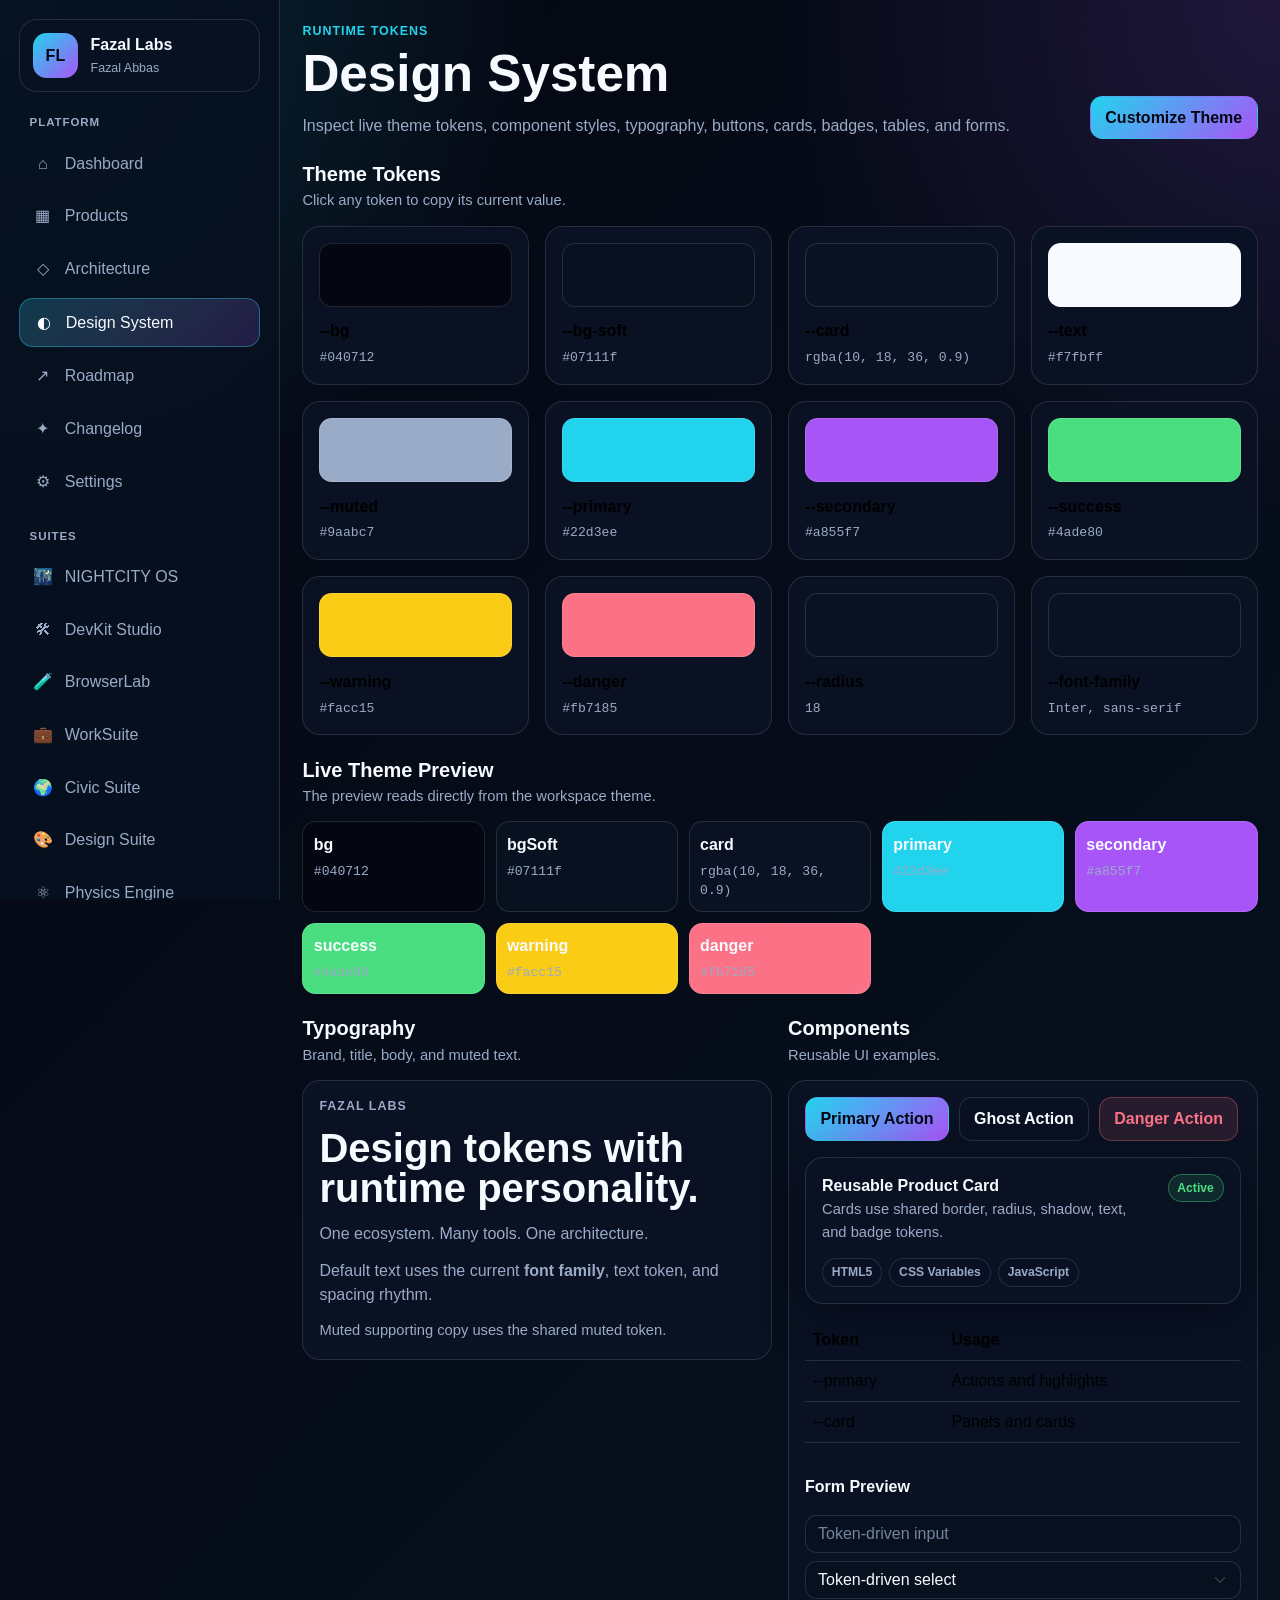
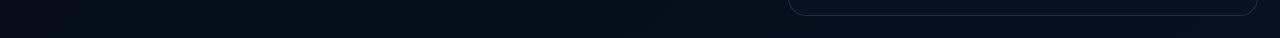
<file: design-system.html>
<!doctype html>
<html lang="en">
  <head>
    <meta charset="utf-8" />
    <meta name="viewport" content="width=device-width, initial-scale=1" />
    <title>Design System | Fazal Labs</title>
    <link rel="preconnect" href="https://fonts.googleapis.com" />
    <link rel="preconnect" href="https://fonts.gstatic.com" crossorigin />
    <link rel="stylesheet" href="https://fonts.googleapis.com/css2?family=Manrope:wght@400;500;600;700;800&display=swap" />
    <link rel="icon" type="image/svg+xml" href="assets/favicon.svg" />
    <link rel="preconnect" href="https://cdn.jsdelivr.net" />
    <link rel="preconnect" href="https://code.jquery.com" />
    <link
      href="https://cdn.jsdelivr.net/npm/bootstrap@5.3.3/dist/css/bootstrap.min.css"
      rel="stylesheet"
    />
    <link href="styles.css" rel="stylesheet" />
    <link href="css/design-system.css" rel="stylesheet" />
  </head>
  <body>
    <div class="app-shell">
      <div id="sidebar-root"></div>

      <main class="main-content">
        <div class="page-container">
          <header class="page-header">
            <div>
              <p class="eyebrow">Runtime Tokens</p>
              <h1 class="page-title">Design System</h1>
              <p class="page-description">
                Inspect live theme tokens, component styles, typography,
                buttons, cards, badges, tables, and forms.
              </p>
            </div>
            <a class="btn-lab" href="settings.html" data-transition-link
              >Customize Theme</a
            >
          </header>

          <section class="section">
            <div class="section-header">
              <div>
                <h2 class="section-title">Theme Tokens</h2>
                <p class="section-note">
                  Click any token to copy its current value.
                </p>
              </div>
            </div>
            <div id="themeTokens" class="grid token-grid"></div>
          </section>

          <section class="section">
            <div class="section-header">
              <div>
                <h2 class="section-title">Live Theme Preview</h2>
                <p class="section-note">
                  The preview reads directly from the workspace theme.
                </p>
              </div>
            </div>
            <div id="liveThemePreview" class="live-theme-bar"></div>
          </section>

          <section class="section grid component-preview-grid">
            <div>
              <div class="section-header">
                <div>
                  <h2 class="section-title">Typography</h2>
                  <p class="section-note">
                    Brand, title, body, and muted text.
                  </p>
                </div>
              </div>
              <div id="typographyPreview" class="preview-panel"></div>
            </div>

            <div>
              <div class="section-header">
                <div>
                  <h2 class="section-title">Components</h2>
                  <p class="section-note">Reusable UI examples.</p>
                </div>
              </div>
              <div id="componentPreviews" class="preview-panel"></div>
            </div>
          </section>
        </div>
      </main>
    </div>

    <script src="https://code.jquery.com/jquery-3.7.1.min.js"></script>
    <script src="https://cdn.jsdelivr.net/npm/bootstrap@5.3.3/dist/js/bootstrap.bundle.min.js"></script>
    <script src="js/shared.js"></script>
    <script src="js/design-system.js"></script>
  </body>
</html>
</file>
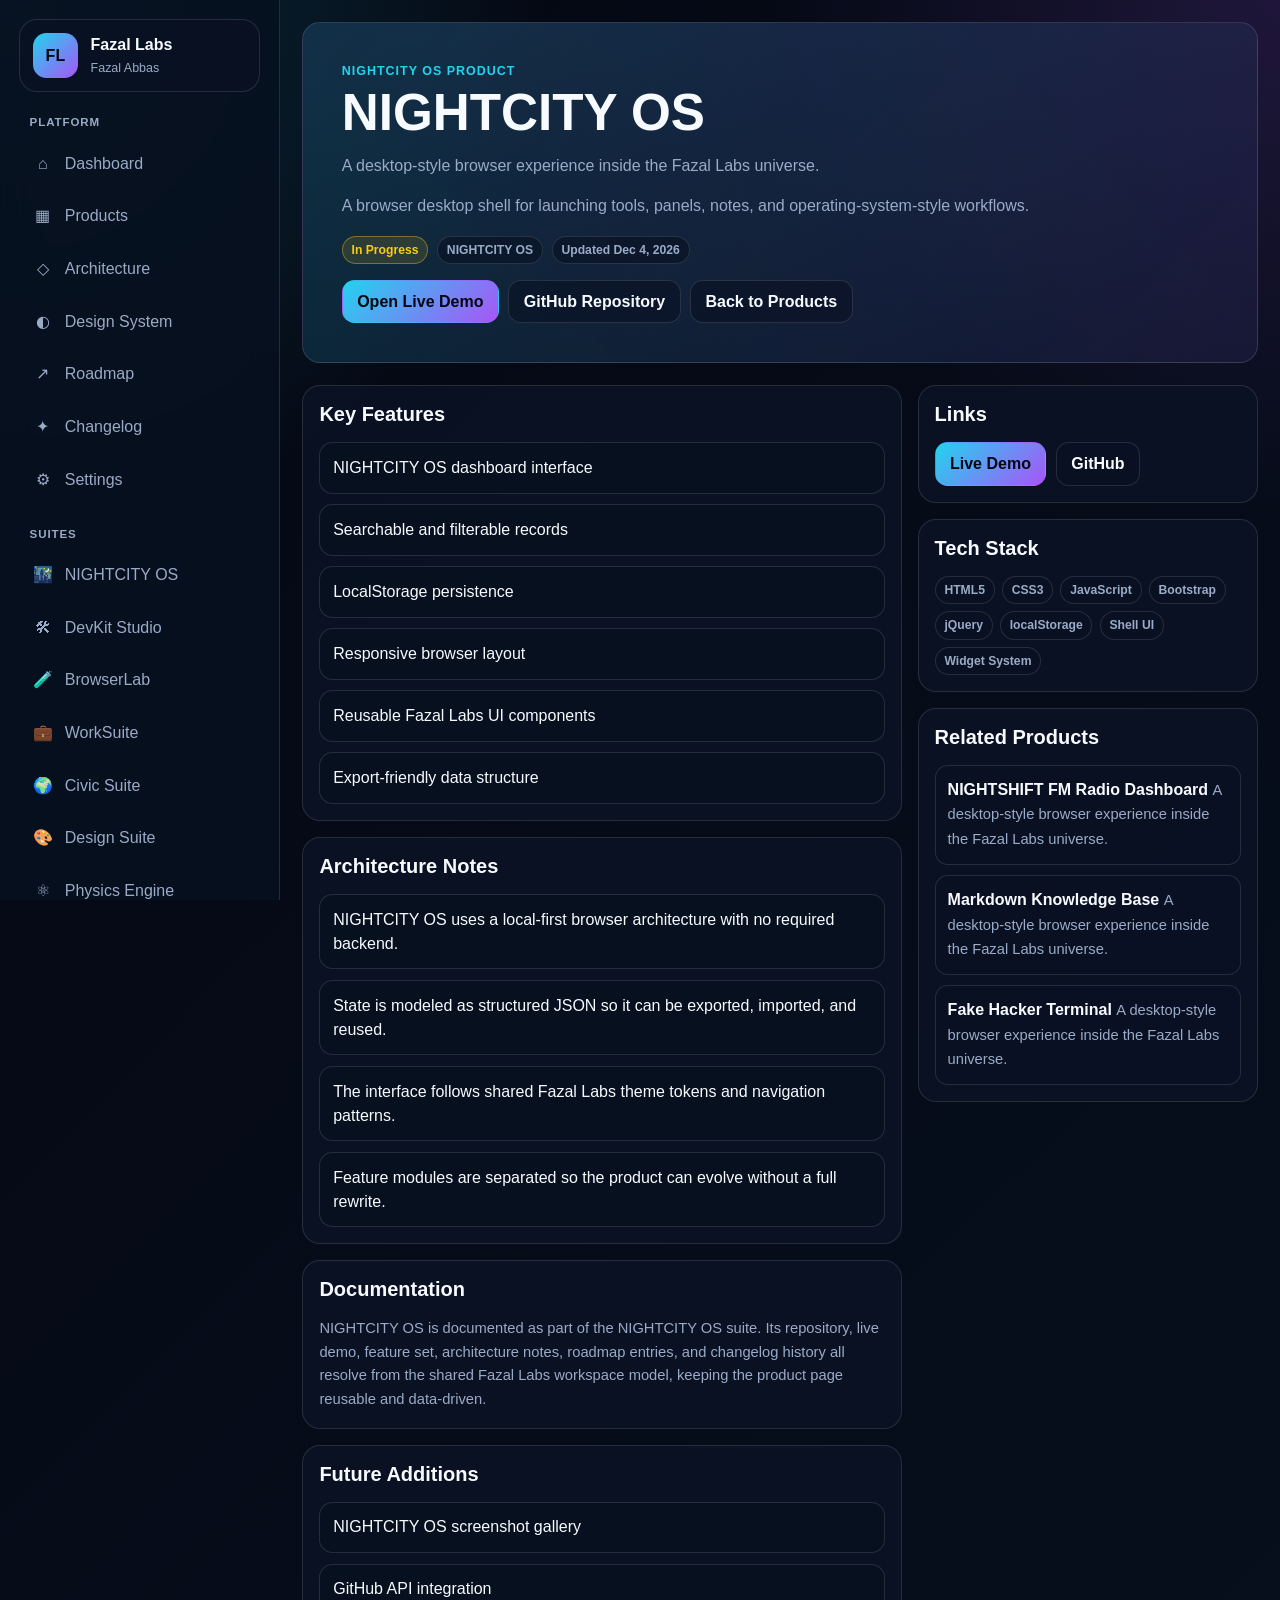
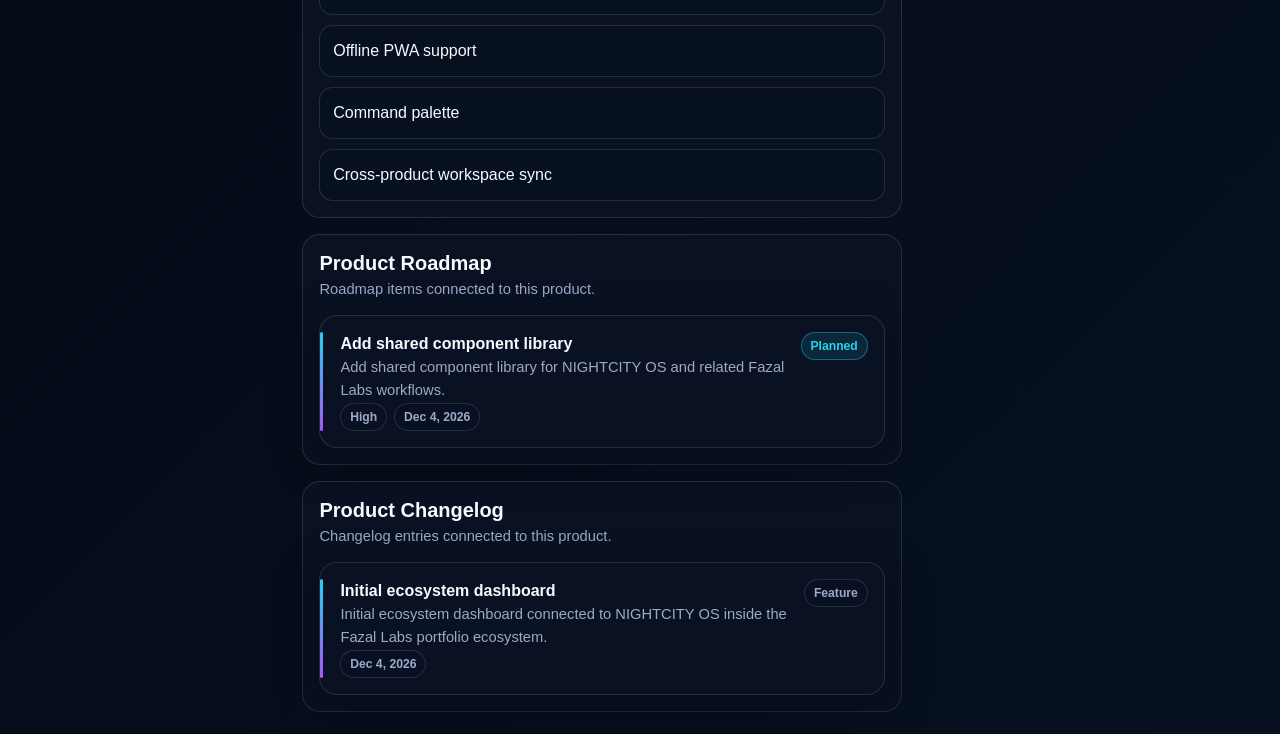
<file: product.html>
<!doctype html>
<html lang="en">
  <head>
    <meta charset="utf-8" />
    <meta name="viewport" content="width=device-width, initial-scale=1" />
    <title>Product | Fazal Labs</title>
    <link rel="preconnect" href="https://fonts.googleapis.com" />
    <link rel="preconnect" href="https://fonts.gstatic.com" crossorigin />
    <link rel="stylesheet" href="https://fonts.googleapis.com/css2?family=Manrope:wght@400;500;600;700;800&display=swap" />
    <link rel="icon" type="image/svg+xml" href="assets/favicon.svg" />
    <link rel="preconnect" href="https://cdn.jsdelivr.net" />
    <link rel="preconnect" href="https://code.jquery.com" />
    <link
      href="https://cdn.jsdelivr.net/npm/bootstrap@5.3.3/dist/css/bootstrap.min.css"
      rel="stylesheet"
    />
    <link href="styles.css" rel="stylesheet" />
    <link href="css/product.css" rel="stylesheet" />
  </head>
  <body>
    <div class="app-shell">
      <div id="sidebar-root"></div>

      <main class="main-content">
        <div class="page-container">
          <section id="productHero"></section>

          <section class="section product-layout">
            <div>
              <section class="doc-section">
                <h2 class="section-title">Key Features</h2>
                <ul id="productFeatures" class="feature-list mt-3"></ul>
              </section>

              <section class="doc-section">
                <h2 class="section-title">Architecture Notes</h2>
                <ul
                  id="productArchitecture"
                  class="architecture-list mt-3"
                ></ul>
              </section>

              <section class="doc-section">
                <h2 class="section-title">Documentation</h2>
                <p id="productDocumentation" class="card-text mt-3"></p>
              </section>

              <section class="doc-section">
                <h2 class="section-title">Future Additions</h2>
                <ul id="productFutureAdditions" class="feature-list mt-3"></ul>
              </section>

              <section class="doc-section">
                <div class="section-header">
                  <div>
                    <h2 class="section-title">Product Roadmap</h2>
                    <p class="section-note">
                      Roadmap items connected to this product.
                    </p>
                  </div>
                </div>
                <div id="productRoadmap" class="timeline-list"></div>
              </section>

              <section class="doc-section">
                <div class="section-header">
                  <div>
                    <h2 class="section-title">Product Changelog</h2>
                    <p class="section-note">
                      Changelog entries connected to this product.
                    </p>
                  </div>
                </div>
                <div id="productChangelog" class="timeline-list"></div>
              </section>
            </div>

            <aside class="product-side-panel">
              <section class="link-panel">
                <h2 class="section-title">Links</h2>
                <div id="productLinks" class="actions-row mt-3"></div>
              </section>

              <section class="link-panel">
                <h2 class="section-title">Tech Stack</h2>
                <div id="productTechStack" class="card-meta mt-3"></div>
              </section>

              <section class="link-panel">
                <h2 class="section-title">Related Products</h2>
                <div id="relatedProducts" class="related-products mt-3"></div>
              </section>
            </aside>
          </section>
        </div>
      </main>
    </div>

    <script src="https://code.jquery.com/jquery-3.7.1.min.js"></script>
    <script src="https://cdn.jsdelivr.net/npm/bootstrap@5.3.3/dist/js/bootstrap.bundle.min.js"></script>
    <script src="js/shared.js"></script>
    <script src="js/product.js"></script>
  </body>
</html>
</file>
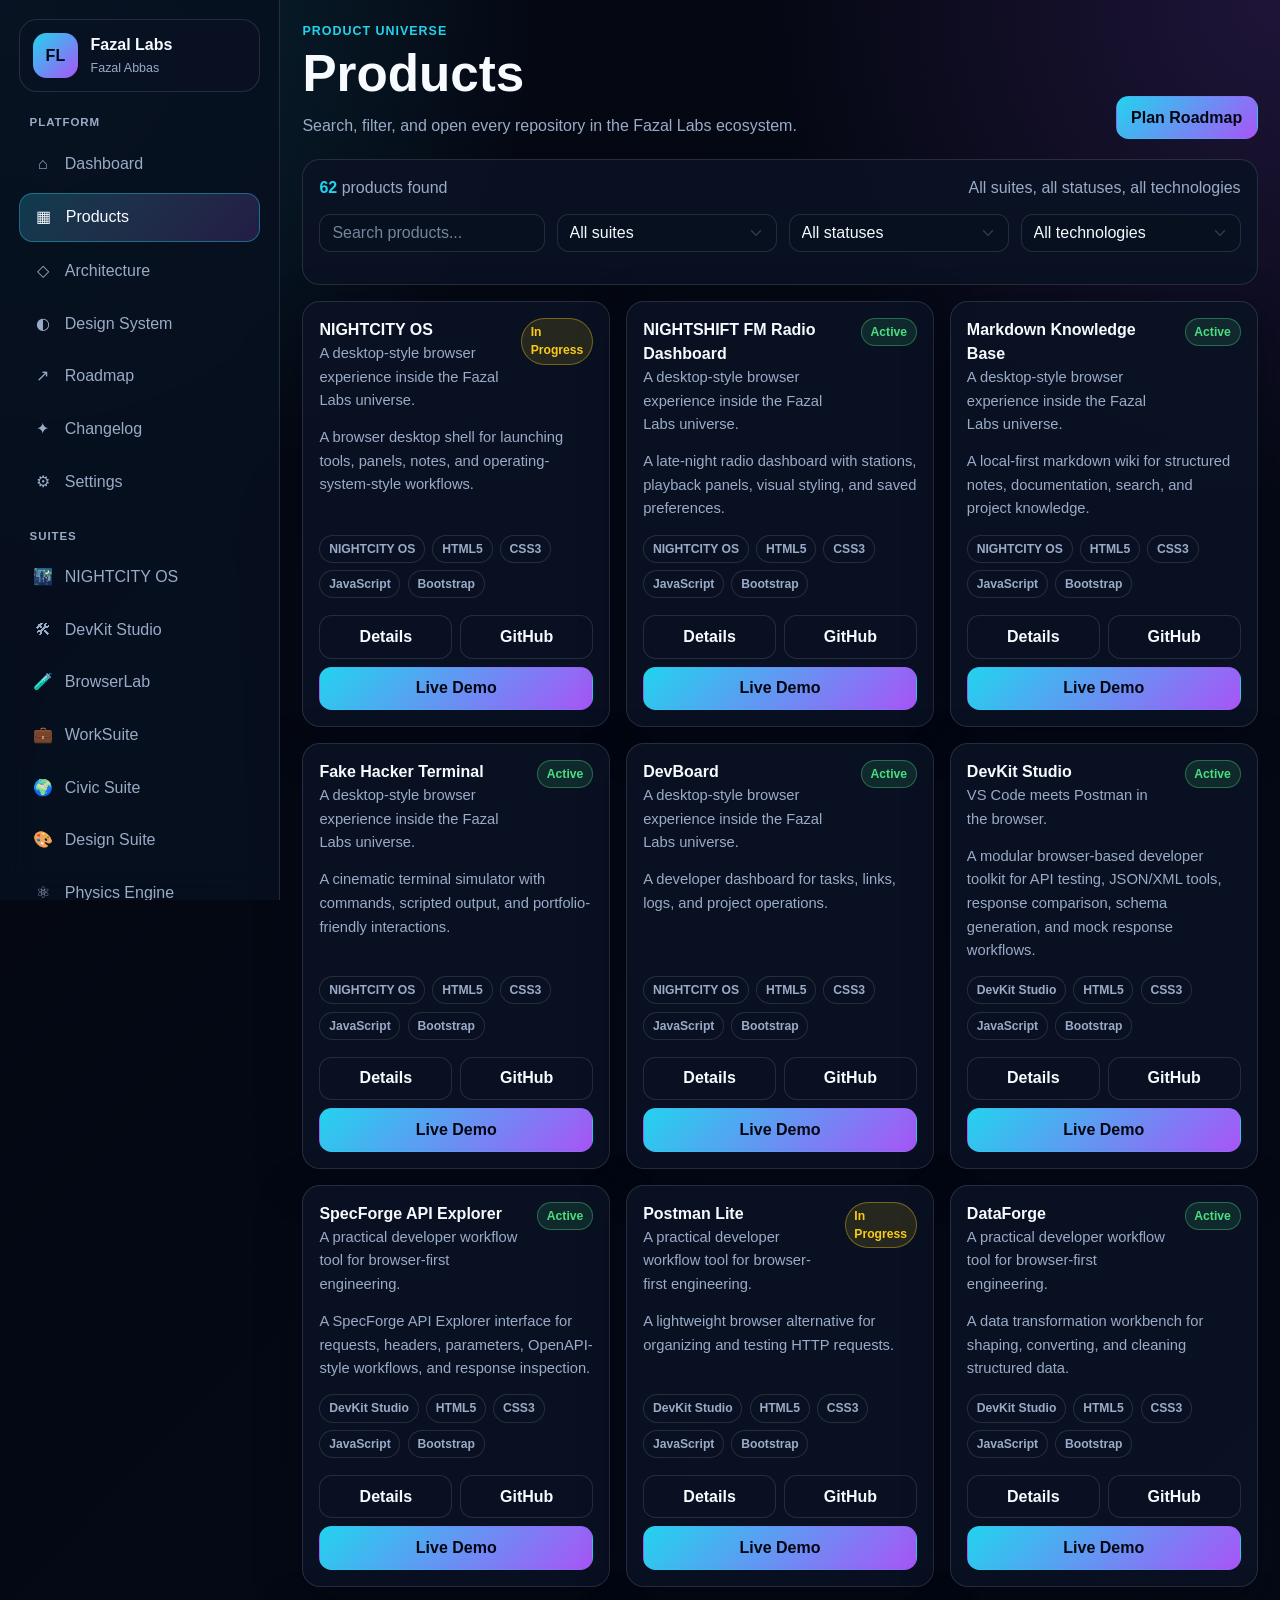
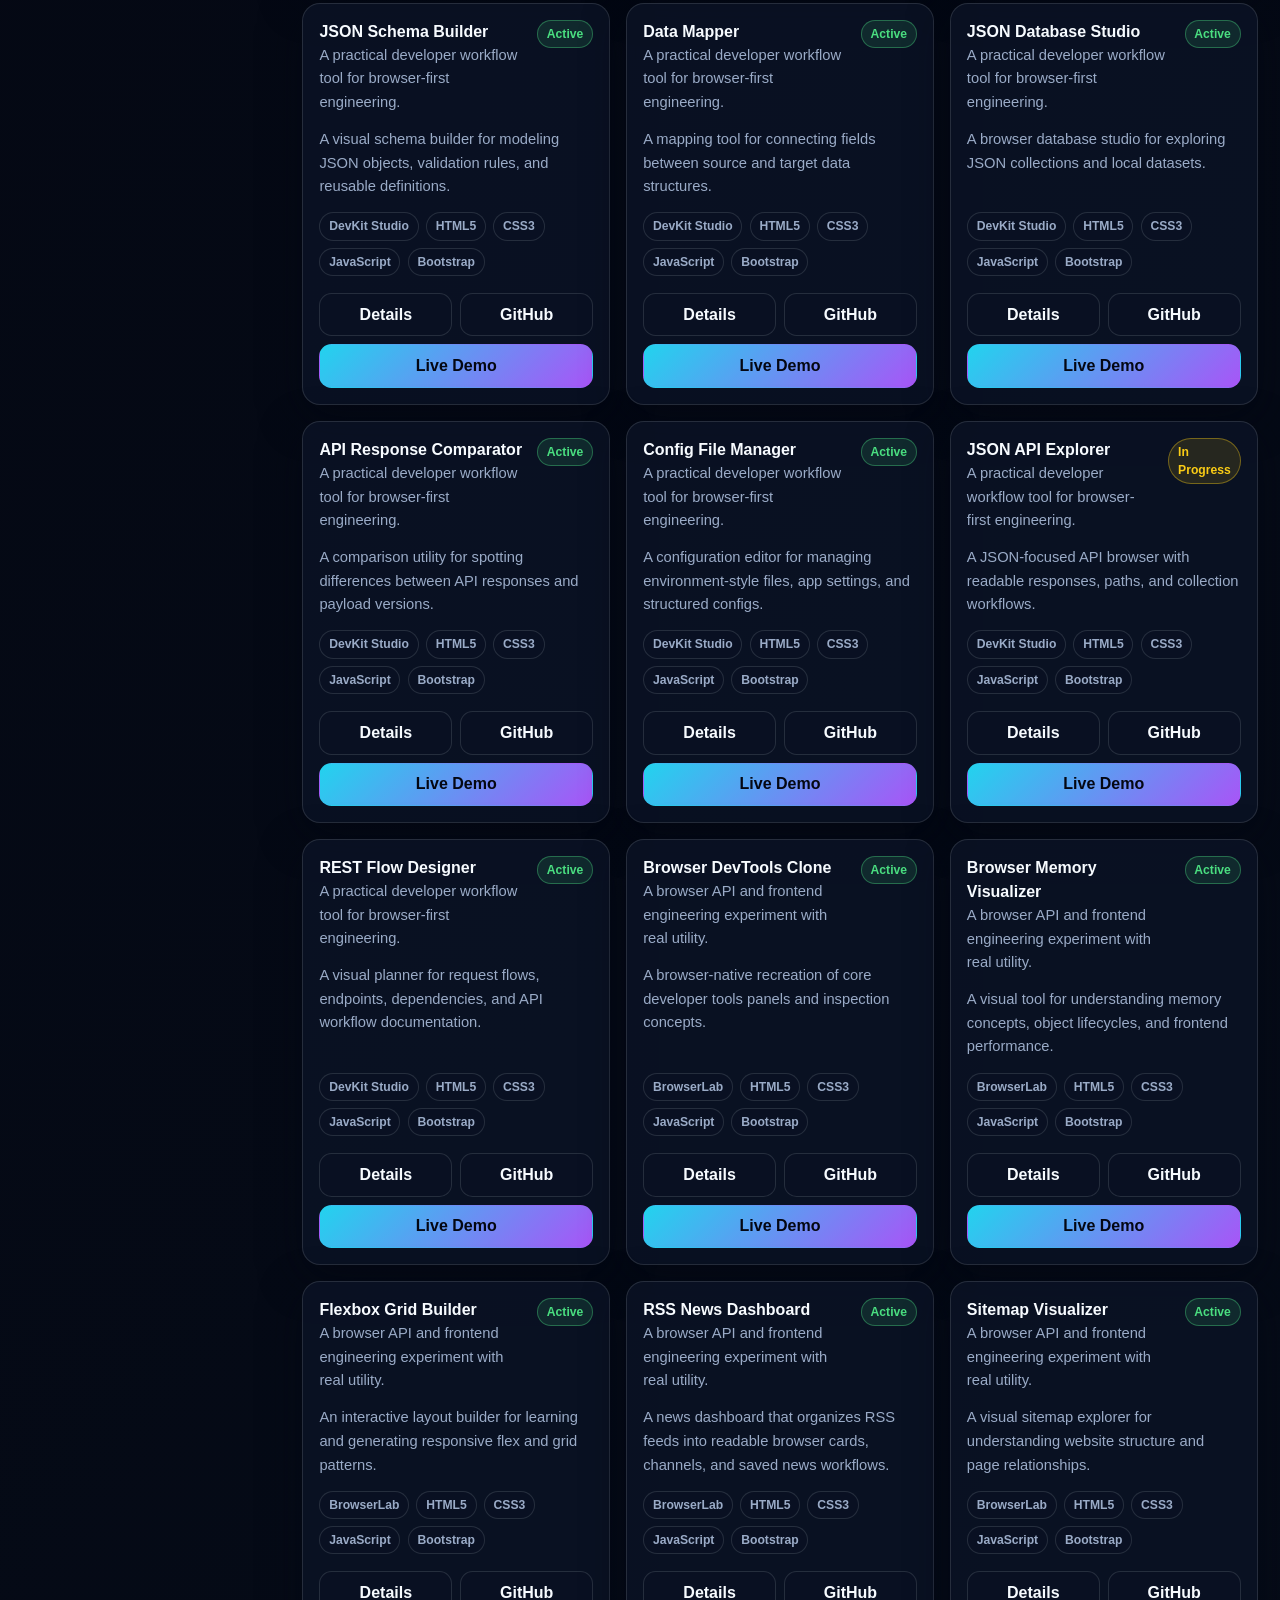
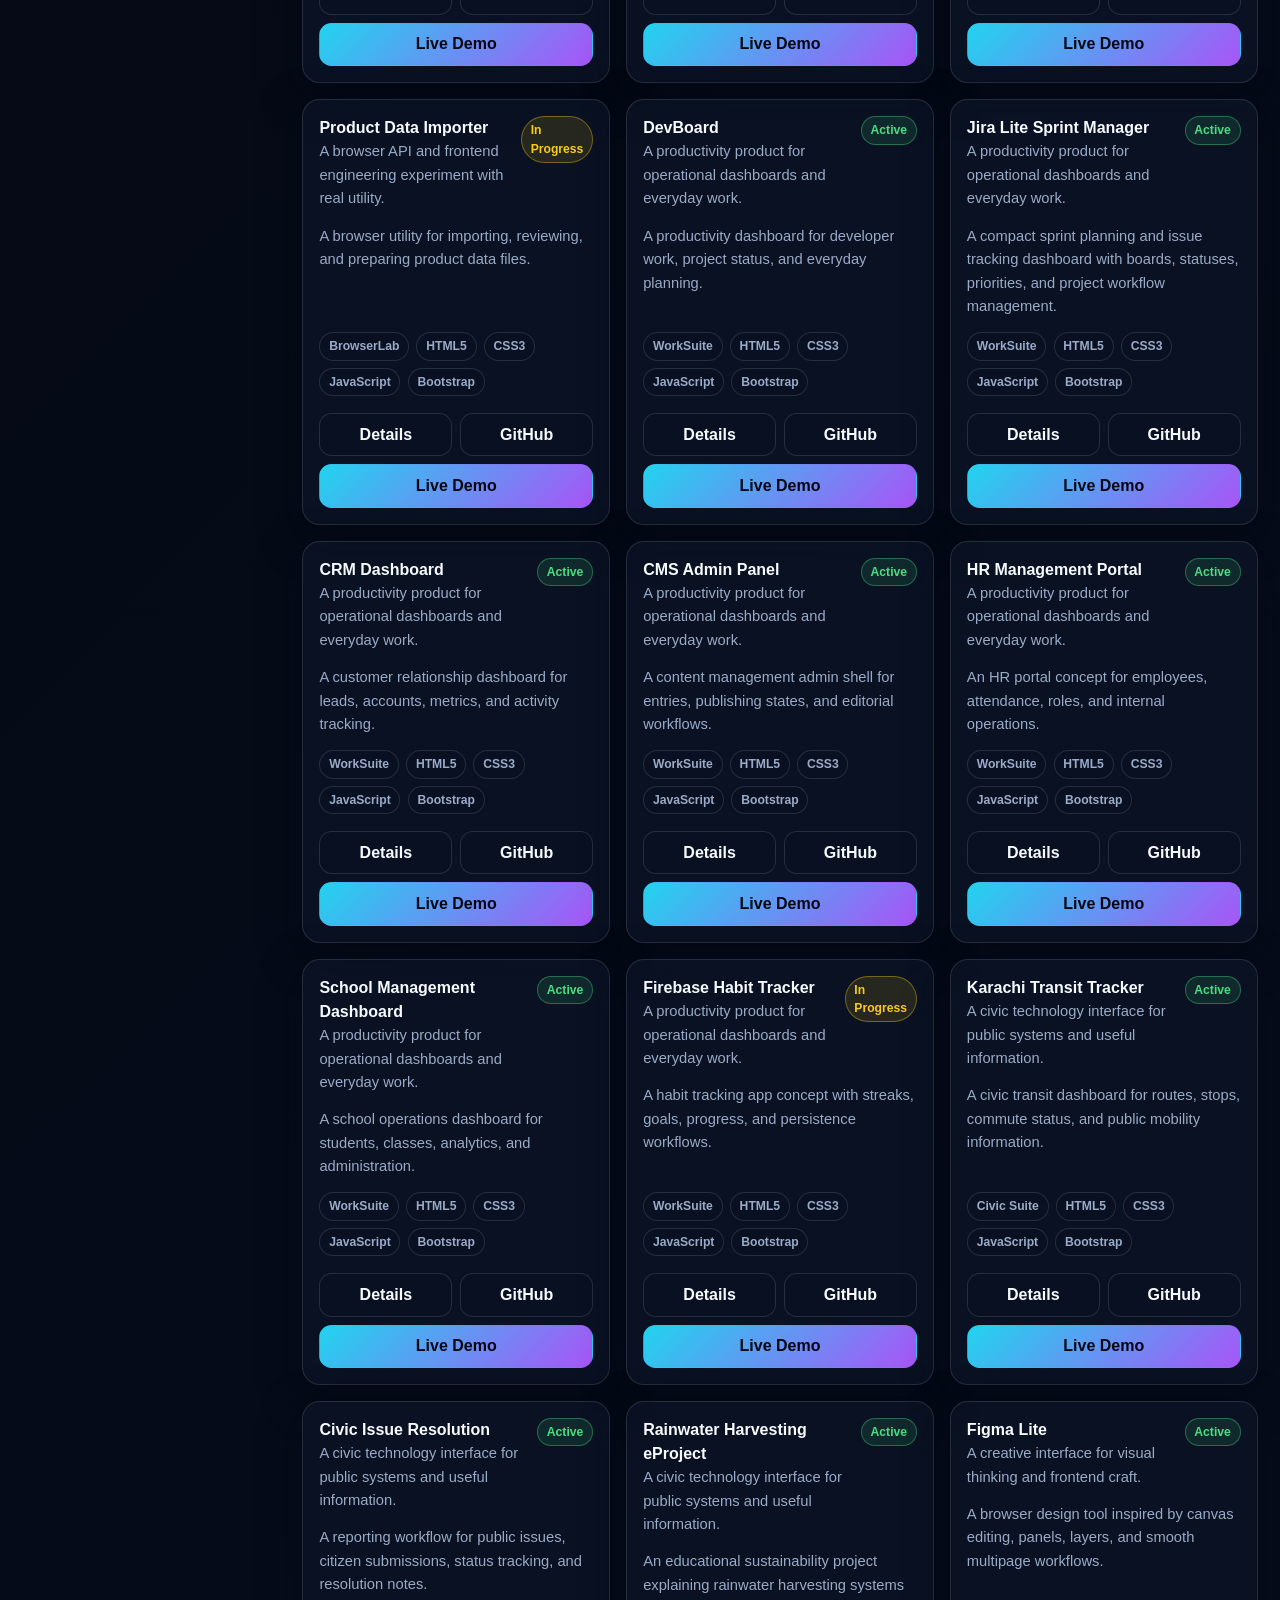
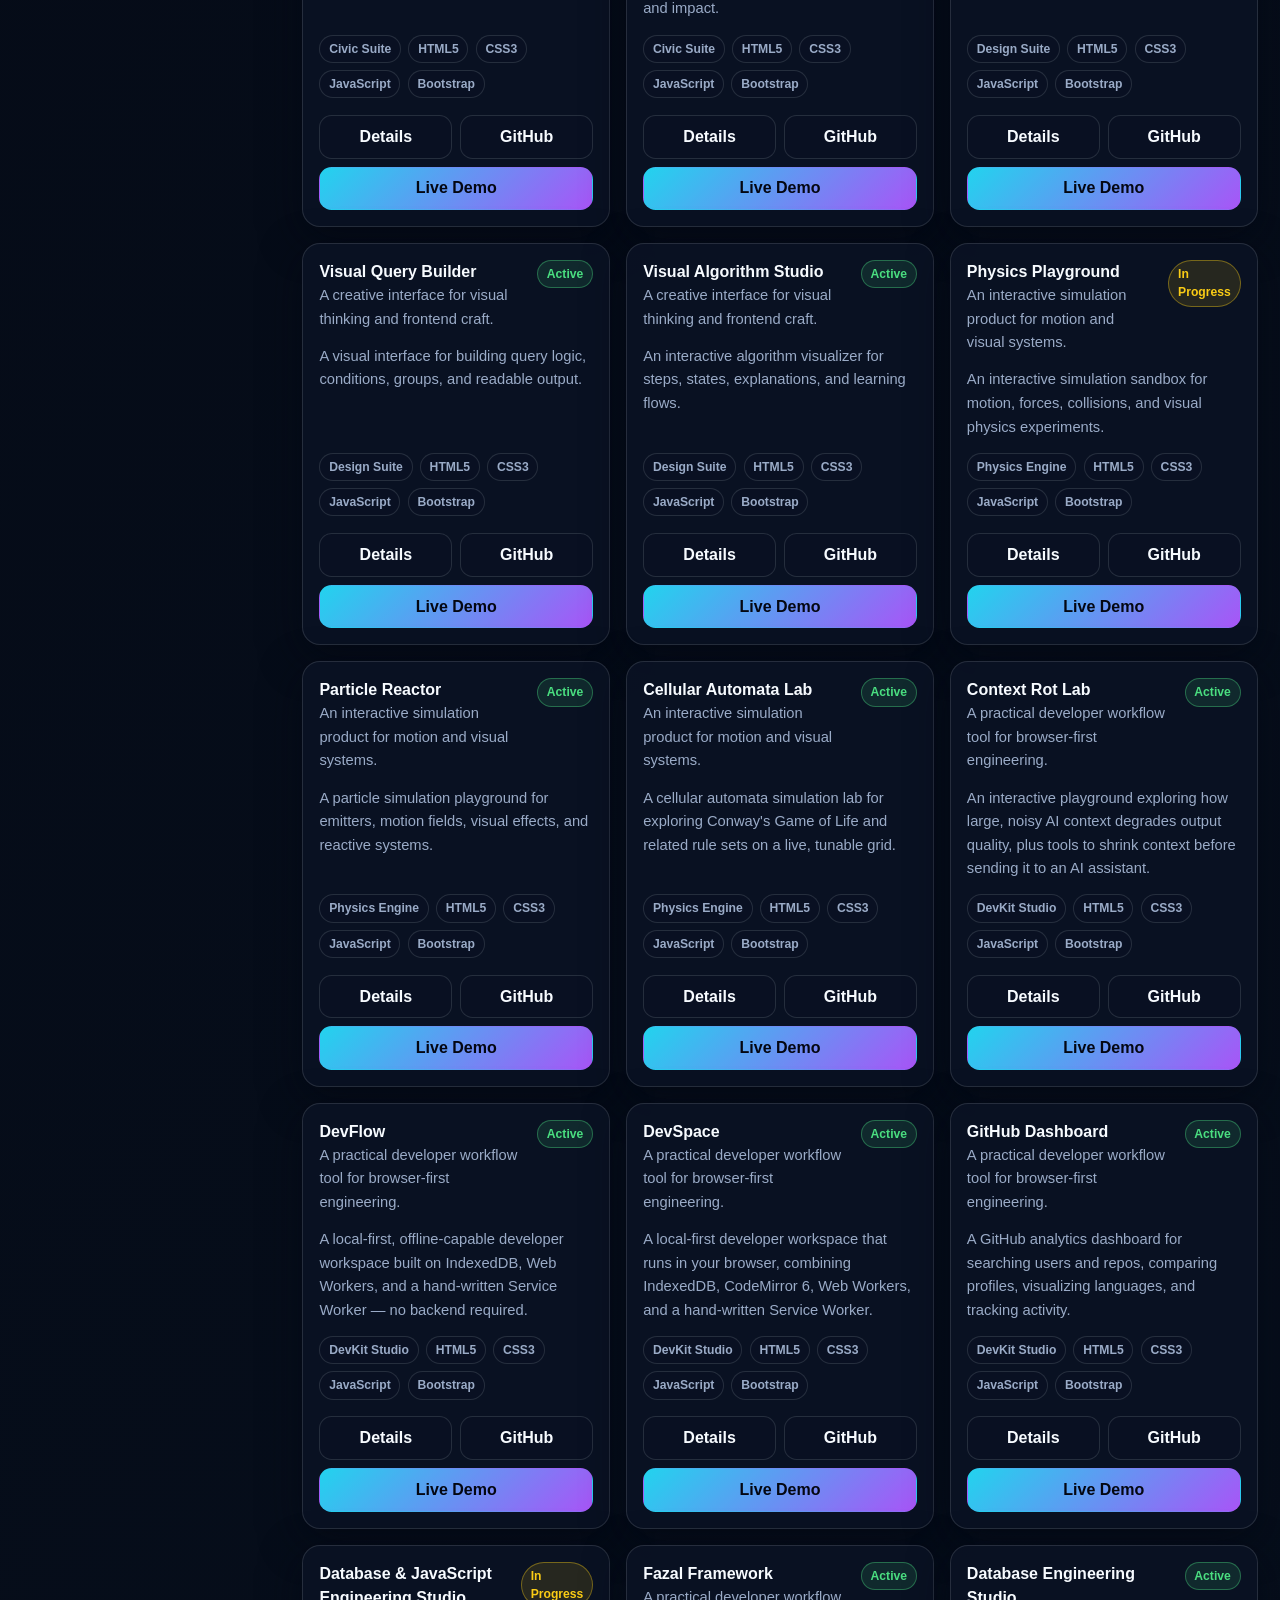
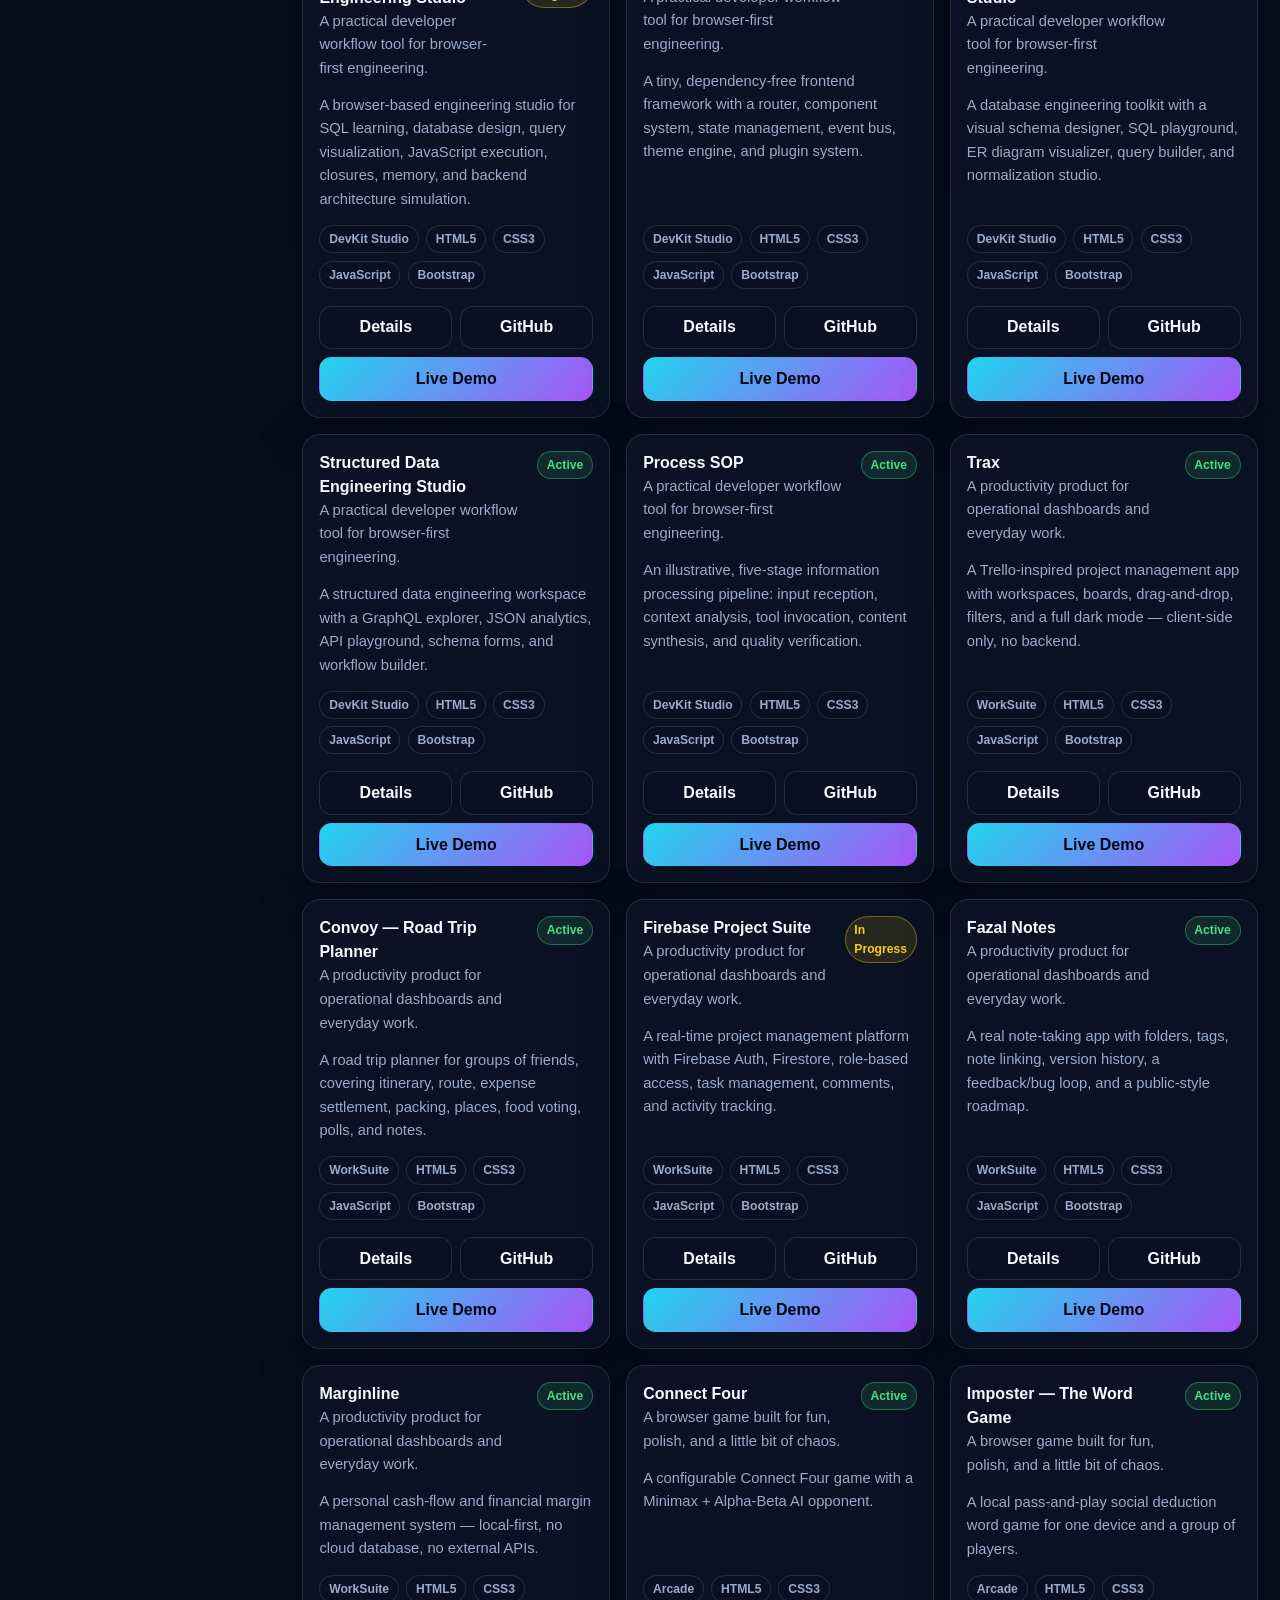
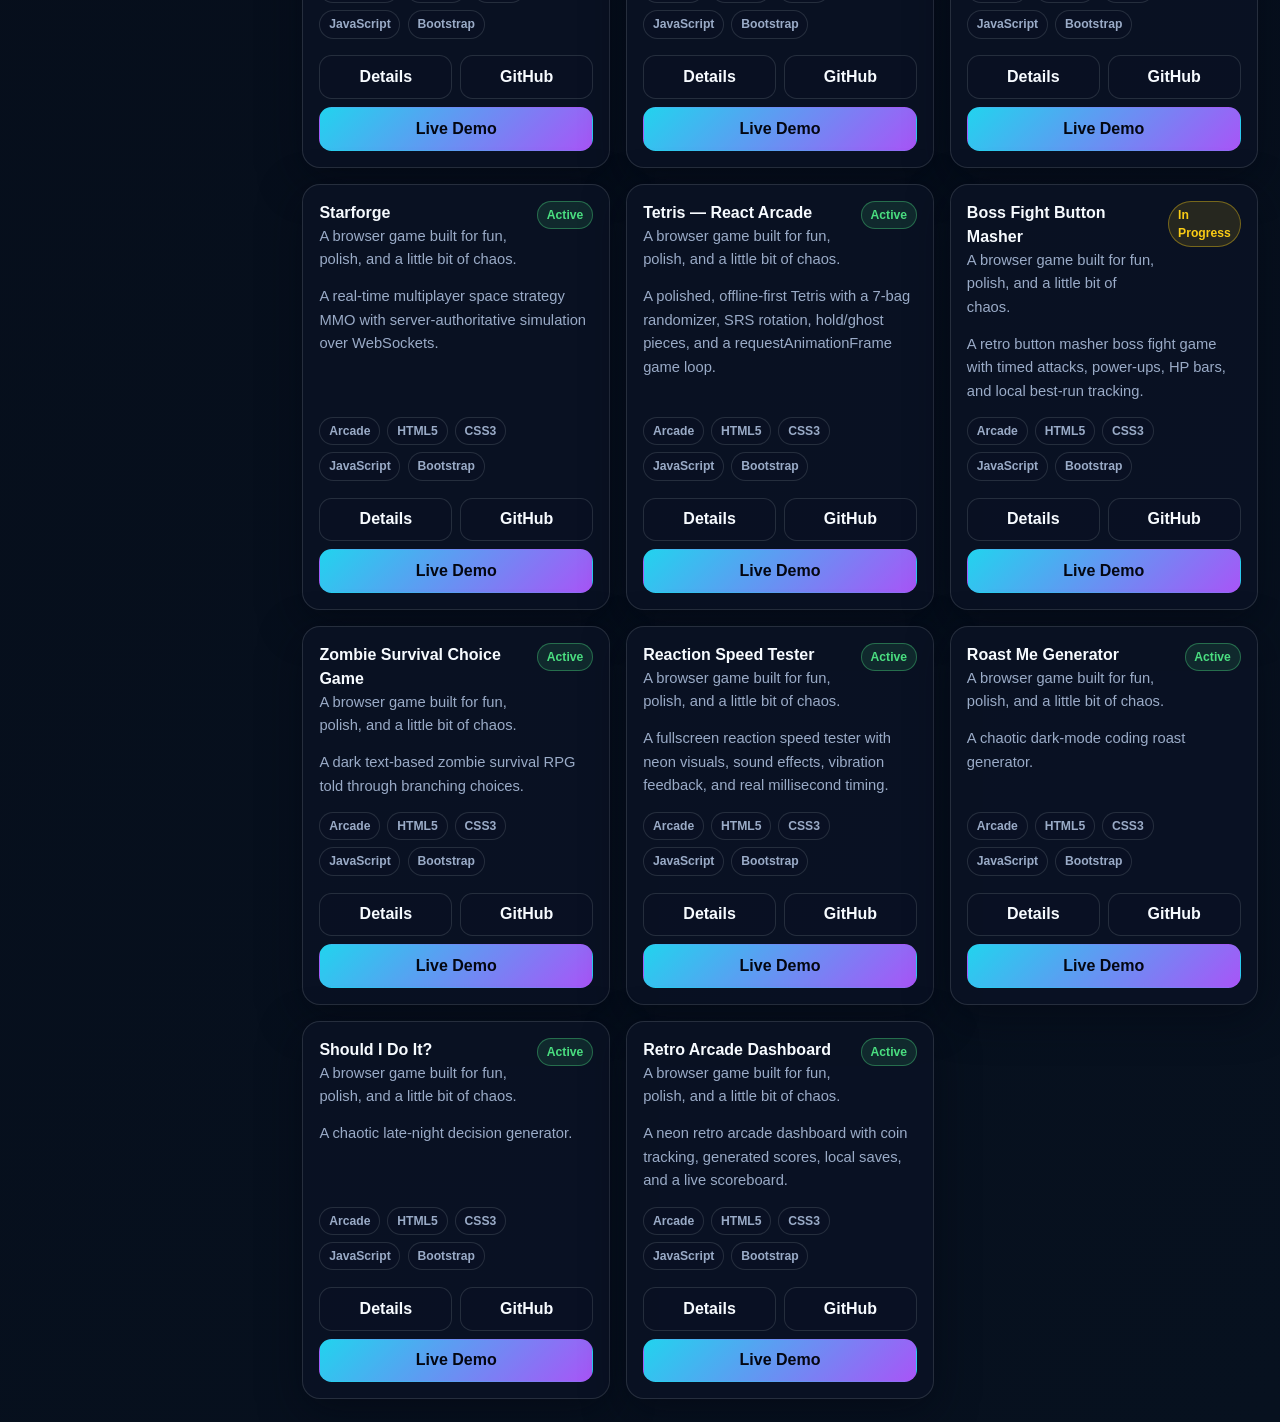
<file: products.html>
<!doctype html>
<html lang="en">
  <head>
    <meta charset="utf-8" />
    <meta name="viewport" content="width=device-width, initial-scale=1" />
    <title>Products | Fazal Labs</title>
    <link rel="preconnect" href="https://fonts.googleapis.com" />
    <link rel="preconnect" href="https://fonts.gstatic.com" crossorigin />
    <link rel="stylesheet" href="https://fonts.googleapis.com/css2?family=Manrope:wght@400;500;600;700;800&display=swap" />
    <link rel="icon" type="image/svg+xml" href="assets/favicon.svg" />
    <link rel="preconnect" href="https://cdn.jsdelivr.net" />
    <link rel="preconnect" href="https://code.jquery.com" />
    <link
      href="https://cdn.jsdelivr.net/npm/bootstrap@5.3.3/dist/css/bootstrap.min.css"
      rel="stylesheet"
    />
    <link href="styles.css" rel="stylesheet" />
    <link href="css/products.css" rel="stylesheet" />
  </head>
  <body>
    <div class="app-shell">
      <div id="sidebar-root"></div>

      <main class="main-content">
        <div class="page-container">
          <header class="page-header">
            <div>
              <p class="eyebrow">Product Universe</p>
              <h1 class="page-title">Products</h1>
              <p class="page-description">
                Search, filter, and open every repository in the Fazal Labs
                ecosystem.
              </p>
            </div>
            <a class="btn-lab" href="roadmap.html" data-transition-link
              >Plan Roadmap</a
            >
          </header>

          <section class="products-toolbar">
            <div class="products-summary">
              <span
                ><strong class="result-count" id="resultCount">0</strong>
                products found</span
              >
              <span id="activeFilterSummary"
                >All suites, statuses, and technologies</span
              >
            </div>
            <div id="productFilters" class="filter-bar"></div>
          </section>

          <section id="productsGrid" class="grid products-grid"></section>
        </div>
      </main>
    </div>

    <script src="https://code.jquery.com/jquery-3.7.1.min.js"></script>
    <script src="https://cdn.jsdelivr.net/npm/bootstrap@5.3.3/dist/js/bootstrap.bundle.min.js"></script>
    <script src="js/shared.js"></script>
    <script src="js/products.js"></script>
  </body>
</html>
</file>
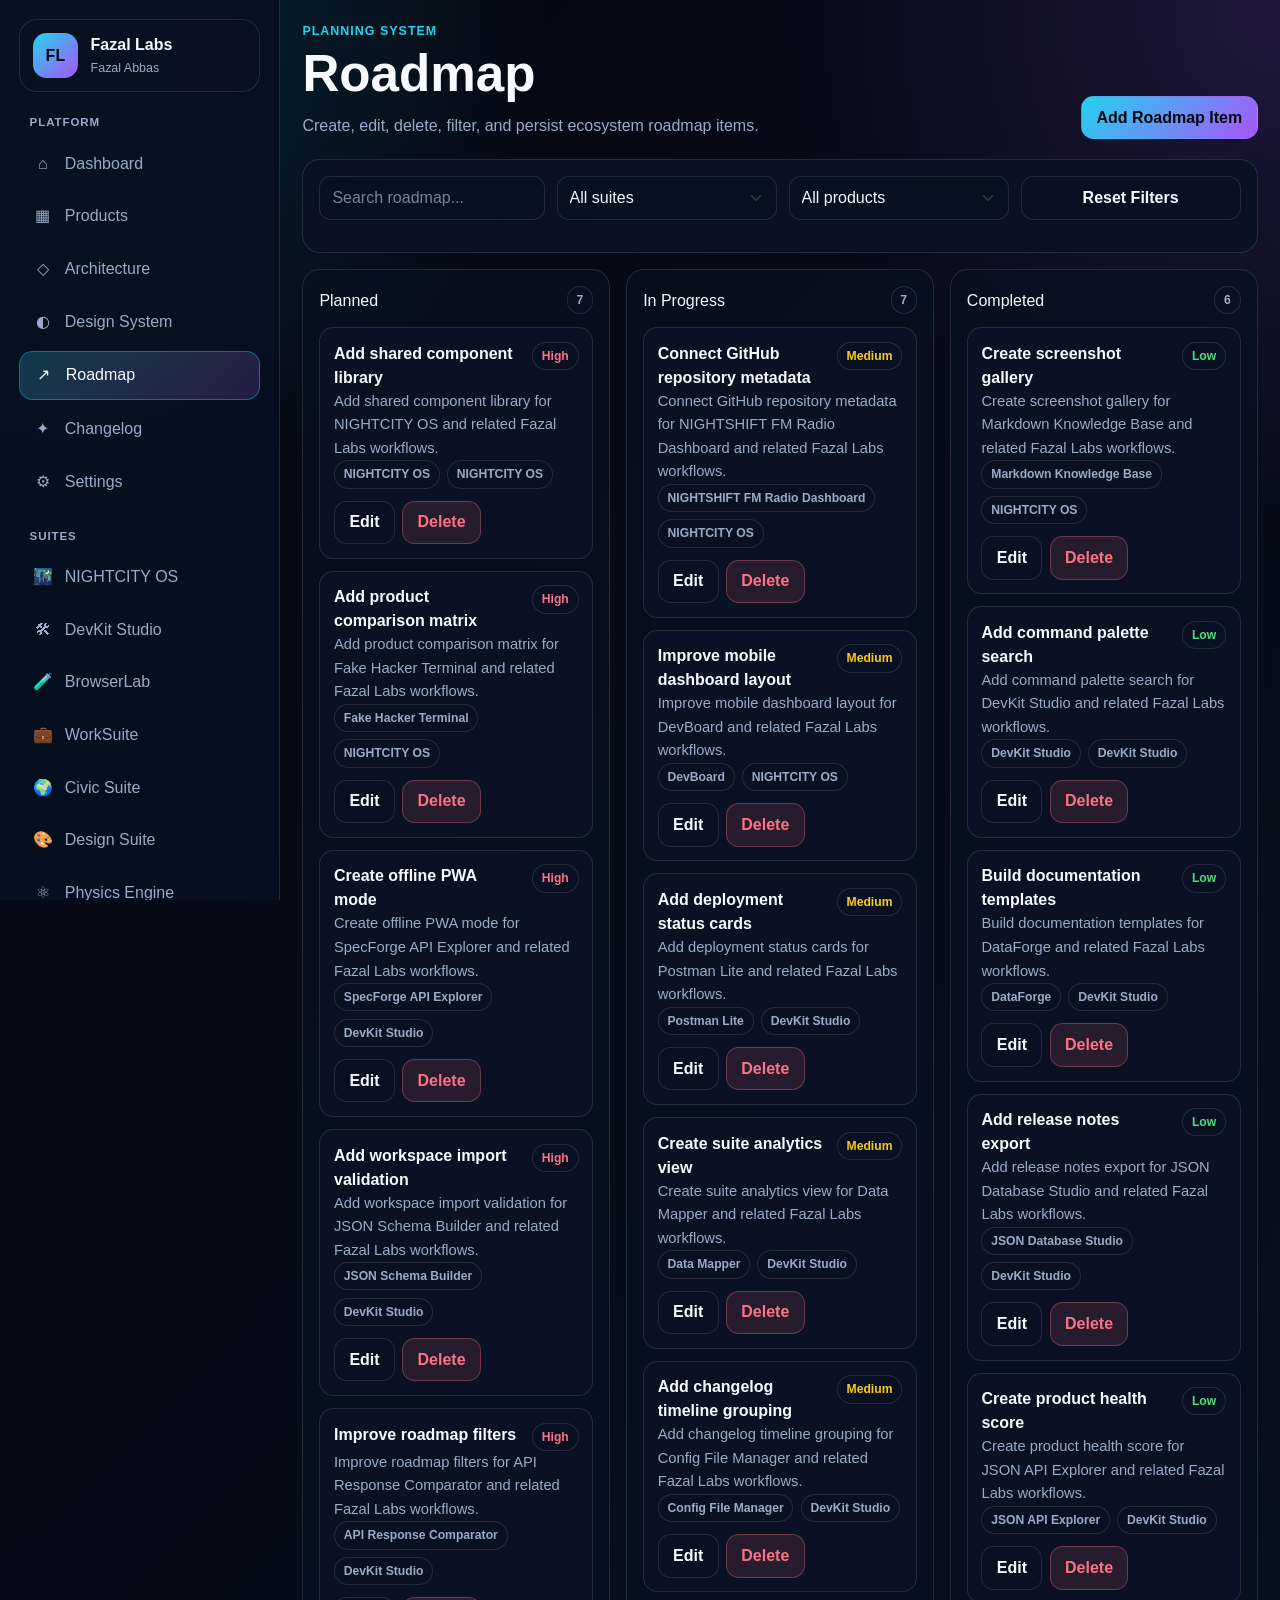
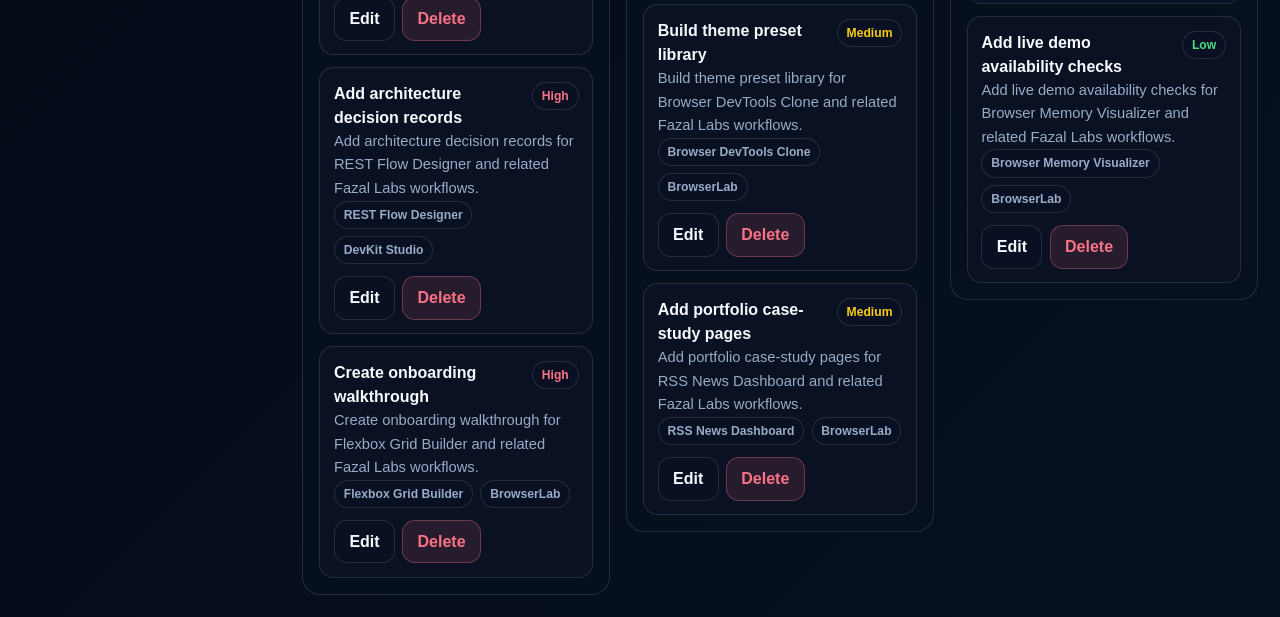
<file: roadmap.html>
<!doctype html>
<html lang="en">
  <head>
    <meta charset="utf-8" />
    <meta name="viewport" content="width=device-width, initial-scale=1" />
    <title>Roadmap | Fazal Labs</title>
    <link rel="preconnect" href="https://fonts.googleapis.com" />
    <link rel="preconnect" href="https://fonts.gstatic.com" crossorigin />
    <link rel="stylesheet" href="https://fonts.googleapis.com/css2?family=Manrope:wght@400;500;600;700;800&display=swap" />
    <link rel="icon" type="image/svg+xml" href="assets/favicon.svg" />
    <link rel="preconnect" href="https://cdn.jsdelivr.net" />
    <link rel="preconnect" href="https://code.jquery.com" />
    <link
      href="https://cdn.jsdelivr.net/npm/bootstrap@5.3.3/dist/css/bootstrap.min.css"
      rel="stylesheet"
    />
    <link href="styles.css" rel="stylesheet" />
    <link href="css/roadmap.css" rel="stylesheet" />
  </head>
  <body>
    <div class="app-shell">
      <div id="sidebar-root"></div>

      <main class="main-content">
        <div class="page-container">
          <header class="page-header">
            <div>
              <p class="eyebrow">Planning System</p>
              <h1 class="page-title">Roadmap</h1>
              <p class="page-description">
                Create, edit, delete, filter, and persist ecosystem roadmap
                items.
              </p>
            </div>
            <button class="btn-lab" type="button" onclick="openRoadmapModal()">
              Add Roadmap Item
            </button>
          </header>

          <section class="roadmap-toolbar">
            <div id="roadmapFilters" class="filter-bar"></div>
          </section>

          <section id="roadmapBoard" class="roadmap-board"></section>
        </div>
      </main>
    </div>

    <div
      class="modal fade"
      id="roadmapModal"
      tabindex="-1"
      aria-labelledby="roadmapModalLabel"
      aria-hidden="true"
    >
      <div class="modal-dialog modal-lg modal-dialog-centered">
        <form id="roadmapForm" class="modal-content">
          <div class="modal-header">
            <h2 class="modal-title fs-5" id="roadmapModalLabel">
              Roadmap Item
            </h2>
            <button
              type="button"
              class="btn-close btn-close-white"
              data-bs-dismiss="modal"
              aria-label="Close"
            ></button>
          </div>

          <div class="modal-body">
            <input type="hidden" id="roadmapId" />

            <div class="row g-3">
              <div class="col-md-8">
                <label class="form-label" for="roadmapTitle">Title</label>
                <input id="roadmapTitle" class="form-control" required />
              </div>
              <div class="col-md-4">
                <label class="form-label" for="roadmapPriority">Priority</label>
                <select id="roadmapPriority" class="form-select">
                  <option>High</option>
                  <option>Medium</option>
                  <option>Low</option>
                </select>
              </div>
              <div class="col-md-6">
                <label class="form-label" for="roadmapSuite">Suite</label>
                <select id="roadmapSuite" class="form-select" required></select>
              </div>
              <div class="col-md-6">
                <label class="form-label" for="roadmapProduct">Product</label>
                <select
                  id="roadmapProduct"
                  class="form-select"
                  required
                ></select>
              </div>
              <div class="col-md-6">
                <label class="form-label" for="roadmapStatus">Status</label>
                <select id="roadmapStatus" class="form-select">
                  <option>Planned</option>
                  <option>In Progress</option>
                  <option>Completed</option>
                </select>
              </div>
              <div class="col-12">
                <label class="form-label" for="roadmapDescription"
                  >Description</label
                >
                <textarea
                  id="roadmapDescription"
                  class="form-control"
                  rows="4"
                  required
                ></textarea>
              </div>
            </div>
          </div>

          <div class="modal-footer">
            <button type="button" class="btn-ghost" data-bs-dismiss="modal">
              Cancel
            </button>
            <button type="submit" class="btn-lab">Save Item</button>
          </div>
        </form>
      </div>
    </div>

    <script src="https://code.jquery.com/jquery-3.7.1.min.js"></script>
    <script src="https://cdn.jsdelivr.net/npm/bootstrap@5.3.3/dist/js/bootstrap.bundle.min.js"></script>
    <script src="js/shared.js"></script>
    <script src="js/roadmap.js"></script>
  </body>
</html>
</file>
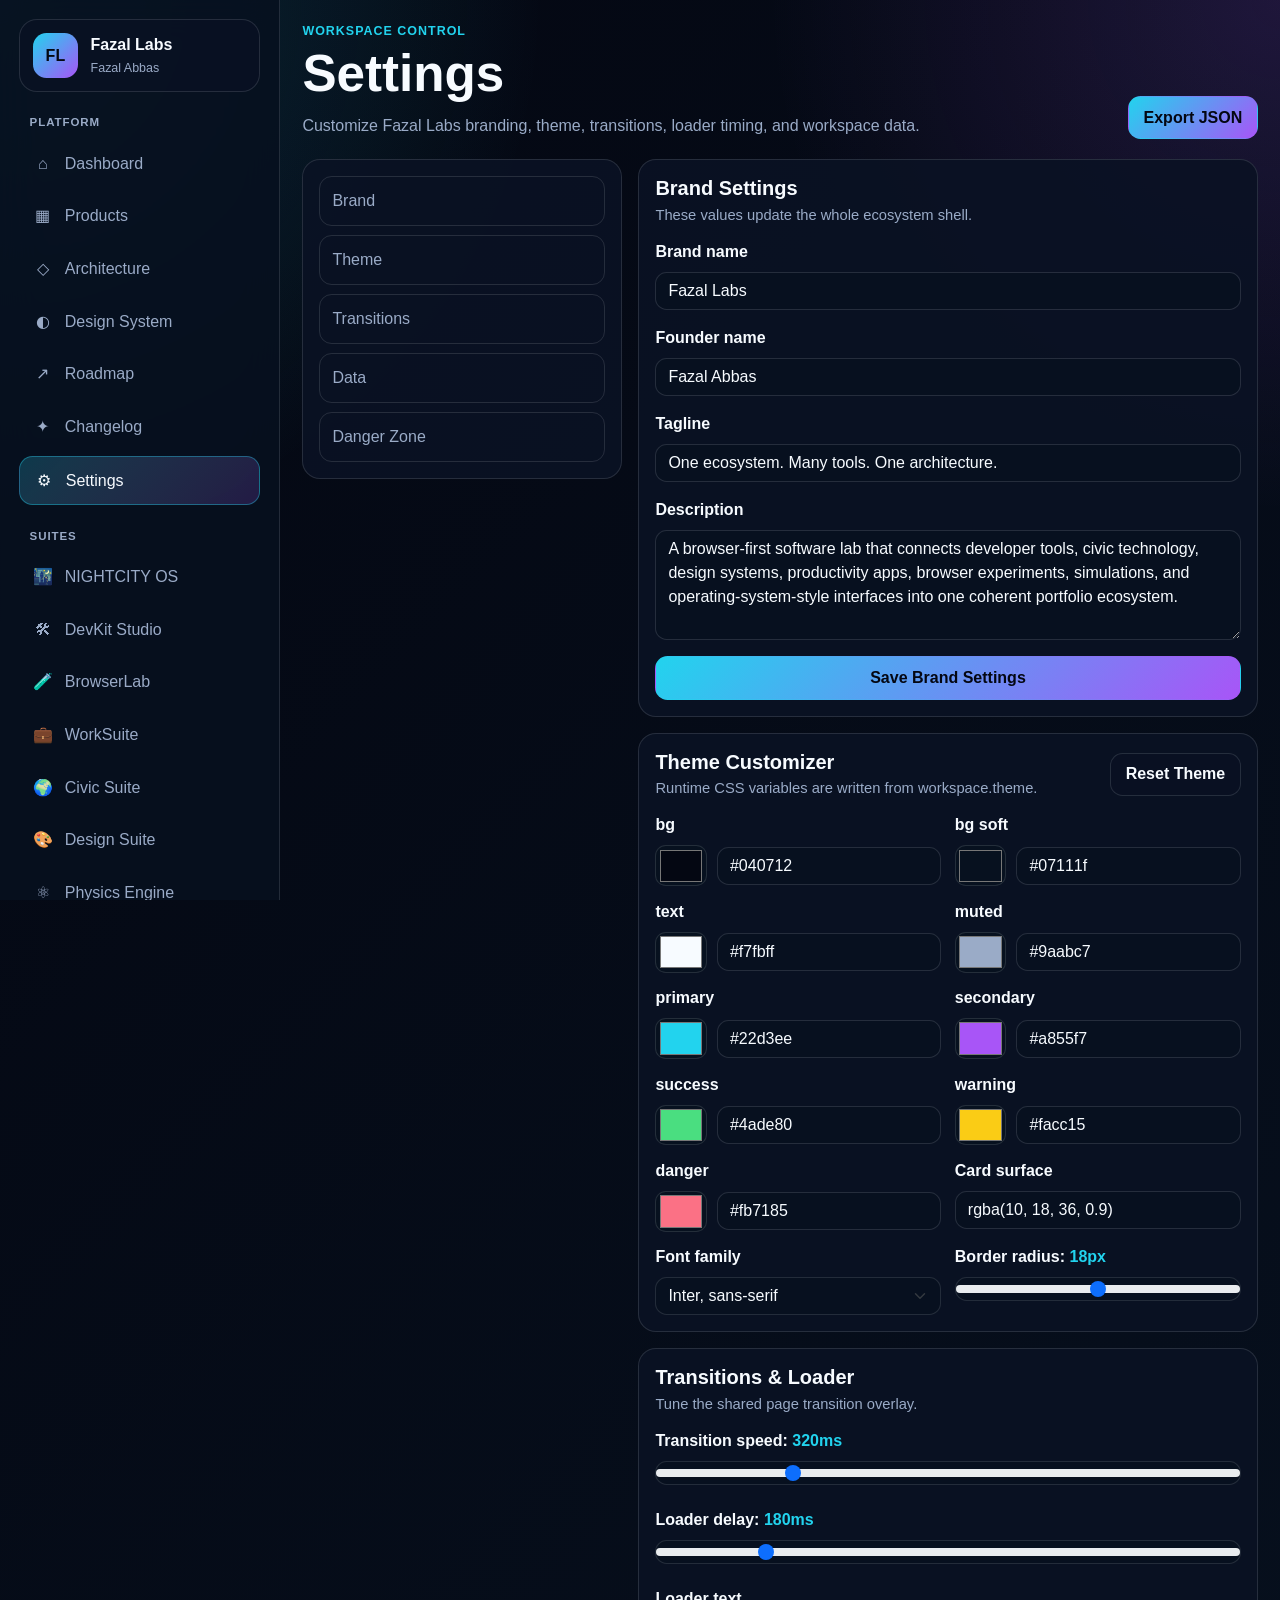
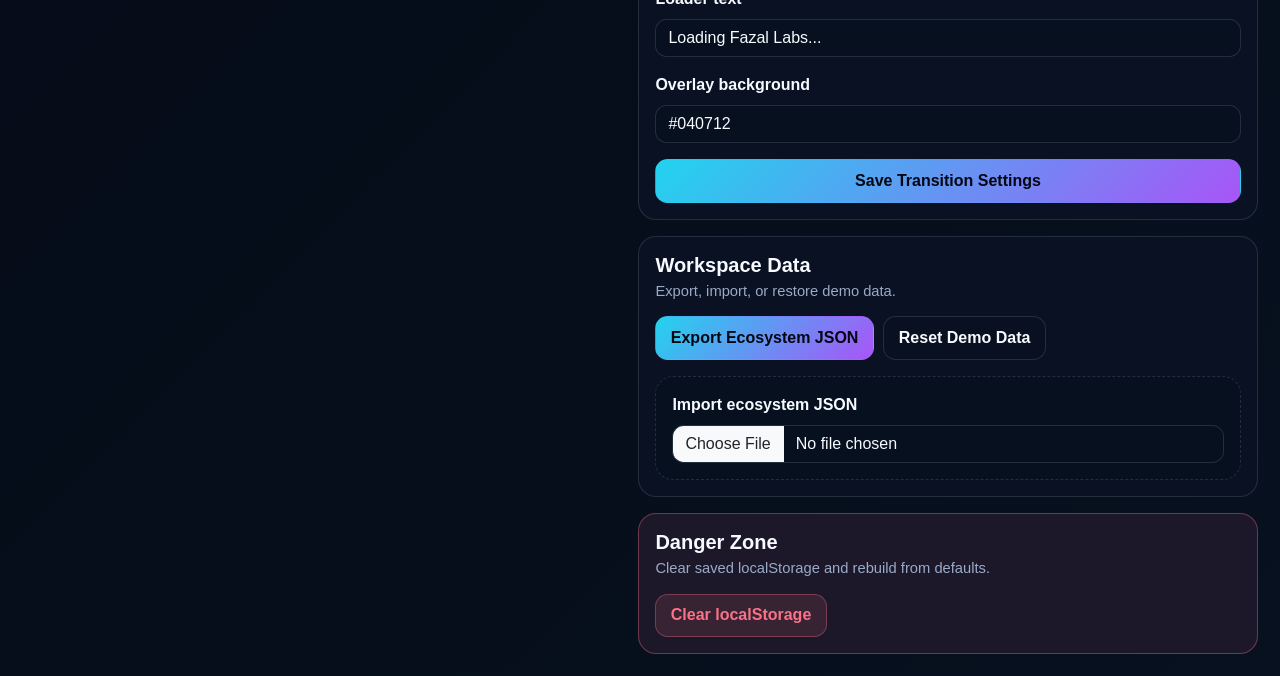
<file: settings.html>
<!doctype html>
<html lang="en">
  <head>
    <meta charset="utf-8" />
    <meta name="viewport" content="width=device-width, initial-scale=1" />
    <title>Settings | Fazal Labs</title>
    <link rel="preconnect" href="https://fonts.googleapis.com" />
    <link rel="preconnect" href="https://fonts.gstatic.com" crossorigin />
    <link rel="stylesheet" href="https://fonts.googleapis.com/css2?family=Manrope:wght@400;500;600;700;800&display=swap" />
    <link rel="icon" type="image/svg+xml" href="assets/favicon.svg" />
    <link rel="preconnect" href="https://cdn.jsdelivr.net" />
    <link rel="preconnect" href="https://code.jquery.com" />
    <link
      href="https://cdn.jsdelivr.net/npm/bootstrap@5.3.3/dist/css/bootstrap.min.css"
      rel="stylesheet"
    />
    <link href="styles.css" rel="stylesheet" />
    <link href="css/settings.css" rel="stylesheet" />
  </head>
  <body>
    <div class="app-shell">
      <div id="sidebar-root"></div>

      <main class="main-content">
        <div class="page-container">
          <header class="page-header">
            <div>
              <p class="eyebrow">Workspace Control</p>
              <h1 class="page-title">Settings</h1>
              <p class="page-description">
                Customize Fazal Labs branding, theme, transitions, loader
                timing, and workspace data.
              </p>
            </div>
            <button class="btn-lab" type="button" onclick="exportWorkspace()">
              Export JSON
            </button>
          </header>

          <section class="settings-layout">
            <nav class="settings-nav">
              <a href="#brand">Brand</a>
              <a href="#theme">Theme</a>
              <a href="#transitions">Transitions</a>
              <a href="#data">Data</a>
              <a href="#danger">Danger Zone</a>
            </nav>

            <div>
              <section id="brand" class="settings-panel">
                <div class="section-header">
                  <div>
                    <h2 class="section-title">Brand Settings</h2>
                    <p class="section-note">
                      These values update the whole ecosystem shell.
                    </p>
                  </div>
                </div>
                <form id="brandSettingsForm" class="d-grid gap-3"></form>
              </section>

              <section id="theme" class="settings-panel">
                <div class="section-header">
                  <div>
                    <h2 class="section-title">Theme Customizer</h2>
                    <p class="section-note">
                      Runtime CSS variables are written from workspace.theme.
                    </p>
                  </div>
                  <button
                    class="btn-ghost"
                    type="button"
                    onclick="resetThemeToDefault()"
                  >
                    Reset Theme
                  </button>
                </div>
                <div id="themeCustomizer" class="theme-form-grid"></div>
              </section>

              <section id="transitions" class="settings-panel">
                <div class="section-header">
                  <div>
                    <h2 class="section-title">Transitions & Loader</h2>
                    <p class="section-note">
                      Tune the shared page transition overlay.
                    </p>
                  </div>
                </div>
                <div id="transitionSettings" class="d-grid gap-3"></div>
              </section>

              <section id="data" class="settings-panel">
                <div class="section-header">
                  <div>
                    <h2 class="section-title">Workspace Data</h2>
                    <p class="section-note">
                      Export, import, or restore demo data.
                    </p>
                  </div>
                </div>

                <div class="actions-row mb-3">
                  <button
                    class="btn-lab"
                    type="button"
                    onclick="exportWorkspace()"
                  >
                    Export Ecosystem JSON
                  </button>
                  <button
                    class="btn-ghost"
                    type="button"
                    onclick="resetDemoWorkspace()"
                  >
                    Reset Demo Data
                  </button>
                </div>

                <div class="import-box">
                  <label class="form-label" for="workspaceImport"
                    >Import ecosystem JSON</label
                  >
                  <input
                    id="workspaceImport"
                    class="form-control"
                    type="file"
                    accept="application/json"
                    onchange="importWorkspace(event)"
                  />
                </div>
              </section>

              <section id="danger" class="settings-panel settings-danger-zone">
                <div class="section-header">
                  <div>
                    <h2 class="section-title">Danger Zone</h2>
                    <p class="section-note">
                      Clear saved localStorage and rebuild from defaults.
                    </p>
                  </div>
                </div>
                <button
                  class="btn-danger-soft"
                  type="button"
                  onclick="clearWorkspace()"
                >
                  Clear localStorage
                </button>
              </section>
            </div>
          </section>
        </div>
      </main>
    </div>

    <script src="https://code.jquery.com/jquery-3.7.1.min.js"></script>
    <script src="https://cdn.jsdelivr.net/npm/bootstrap@5.3.3/dist/js/bootstrap.bundle.min.js"></script>
    <script src="js/shared.js"></script>
    <script src="js/settings.js"></script>
  </body>
</html>
</file>
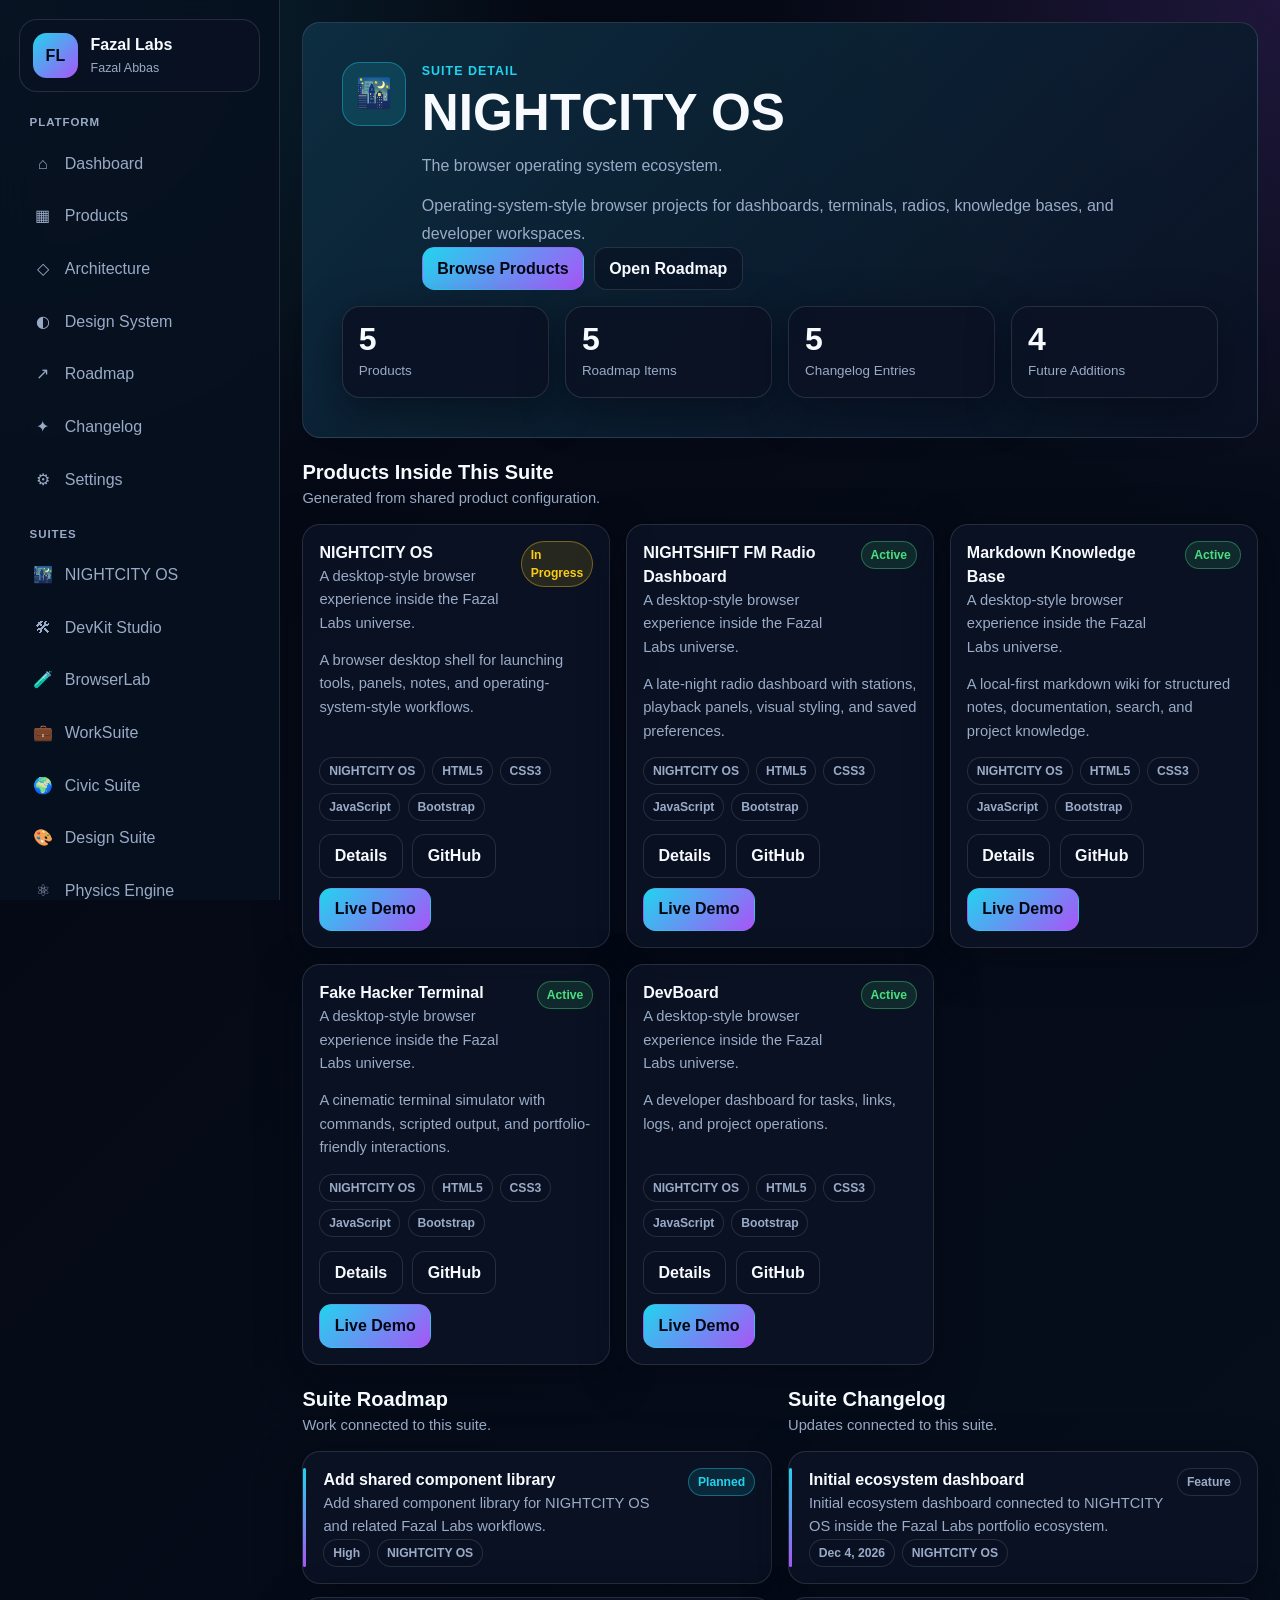
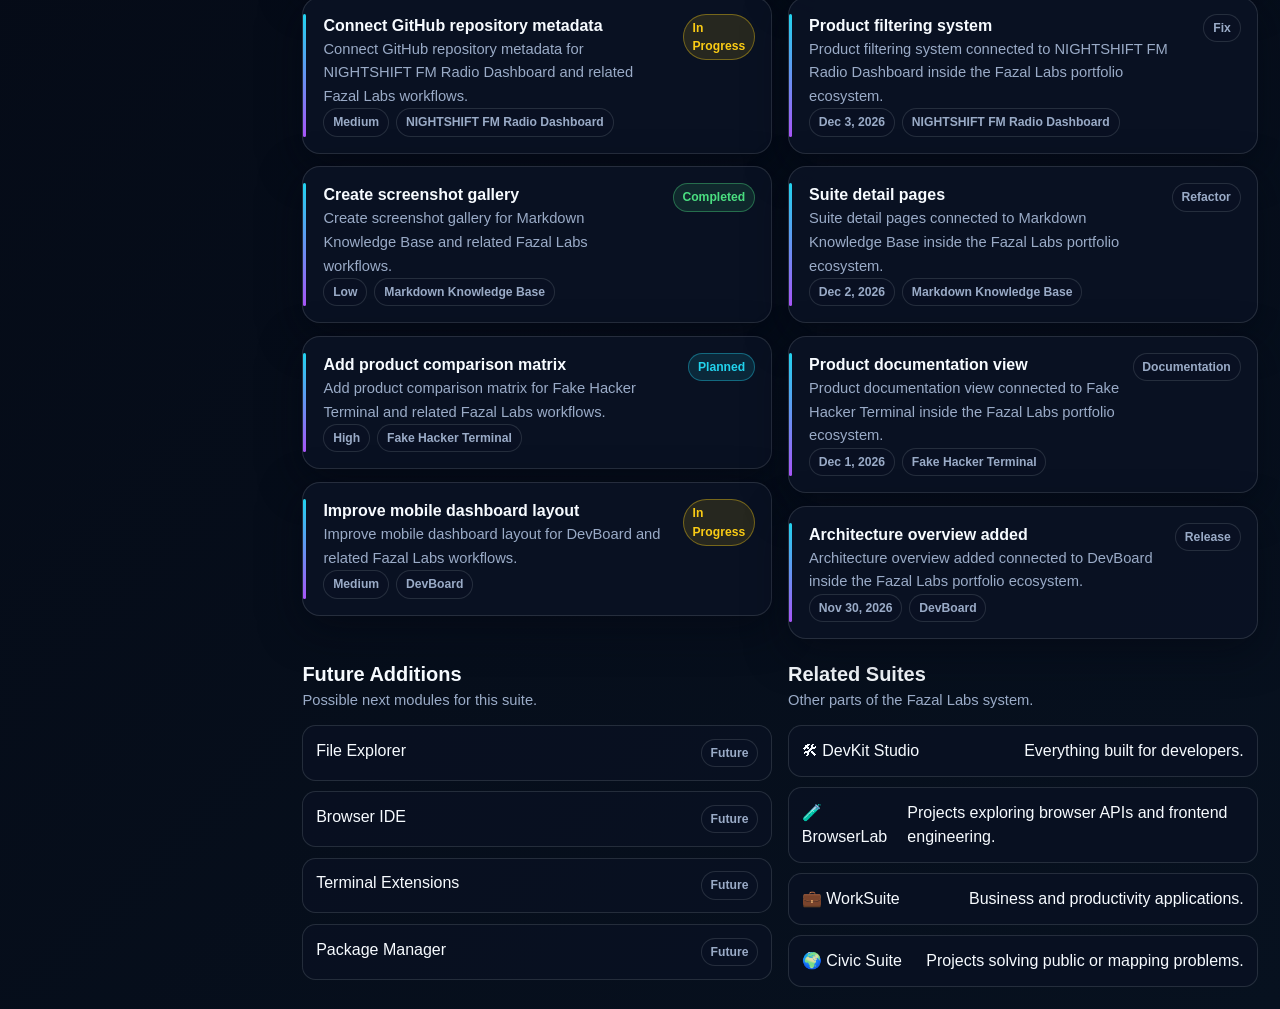
<file: suite.html>
<!doctype html>
<html lang="en">
  <head>
    <meta charset="utf-8" />
    <meta name="viewport" content="width=device-width, initial-scale=1" />
    <title>Suite | Fazal Labs</title>
    <link rel="preconnect" href="https://fonts.googleapis.com" />
    <link rel="preconnect" href="https://fonts.gstatic.com" crossorigin />
    <link rel="stylesheet" href="https://fonts.googleapis.com/css2?family=Manrope:wght@400;500;600;700;800&display=swap" />
    <link rel="icon" type="image/svg+xml" href="assets/favicon.svg" />
    <link rel="preconnect" href="https://cdn.jsdelivr.net" />
    <link rel="preconnect" href="https://code.jquery.com" />
    <link
      href="https://cdn.jsdelivr.net/npm/bootstrap@5.3.3/dist/css/bootstrap.min.css"
      rel="stylesheet"
    />
    <link href="styles.css" rel="stylesheet" />
    <link href="css/suite.css" rel="stylesheet" />
  </head>
  <body>
    <div class="app-shell">
      <div id="sidebar-root"></div>

      <main class="main-content">
        <div class="page-container">
          <section id="suiteDetail"></section>

          <section class="section">
            <div class="section-header">
              <div>
                <h2 class="section-title">Products Inside This Suite</h2>
                <p class="section-note">
                  Generated from shared product configuration.
                </p>
              </div>
            </div>
            <div id="suiteProducts" class="grid suite-products"></div>
          </section>

          <section class="section grid grid-2">
            <div>
              <div class="section-header">
                <div>
                  <h2 class="section-title">Suite Roadmap</h2>
                  <p class="section-note">Work connected to this suite.</p>
                </div>
              </div>
              <div id="suiteRoadmap" class="timeline-list"></div>
            </div>

            <div>
              <div class="section-header">
                <div>
                  <h2 class="section-title">Suite Changelog</h2>
                  <p class="section-note">Updates connected to this suite.</p>
                </div>
              </div>
              <div id="suiteChangelog" class="timeline-list"></div>
            </div>
          </section>

          <section class="section grid grid-2">
            <div>
              <div class="section-header">
                <div>
                  <h2 class="section-title">Future Additions</h2>
                  <p class="section-note">
                    Possible next modules for this suite.
                  </p>
                </div>
              </div>
              <ul id="suiteFutureAdditions" class="future-list"></ul>
            </div>

            <div>
              <div class="section-header">
                <div>
                  <h2 class="section-title">Related Suites</h2>
                  <p class="section-note">
                    Other parts of the Fazal Labs system.
                  </p>
                </div>
              </div>
              <div id="relatedSuites" class="related-list"></div>
            </div>
          </section>
        </div>
      </main>
    </div>

    <script src="https://code.jquery.com/jquery-3.7.1.min.js"></script>
    <script src="https://cdn.jsdelivr.net/npm/bootstrap@5.3.3/dist/js/bootstrap.bundle.min.js"></script>
    <script src="js/shared.js"></script>
    <script src="js/suite.js"></script>
  </body>
</html>
</file>
<file: styles.css>
:root {
  --bg: #040712;
  --bg-soft: #07111f;
  --card: rgba(10, 18, 36, 0.9);
  --text: #f7fbff;
  --muted: #9aabc7;
  --primary: #22d3ee;
  --secondary: #a855f7;
  --success: #4ade80;
  --warning: #facc15;
  --danger: #fb7185;
  --radius: 18px;
  --font-family:
    "Manrope", system-ui, -apple-system, BlinkMacSystemFont, "Segoe UI", sans-serif;
  --transition-speed: 320ms;
  --border-soft: color-mix(in srgb, var(--text) 12%, transparent);
  --border-strong: color-mix(in srgb, var(--primary) 38%, transparent);
  --shadow-soft: 0 18px 60px color-mix(in srgb, var(--bg) 78%, transparent);
  --shadow-card: 0 12px 40px color-mix(in srgb, var(--bg) 55%, transparent);
  --focus-ring: 0 0 0 4px color-mix(in srgb, var(--primary) 24%, transparent);
}

* {
  box-sizing: border-box;
}

html {
  min-height: 100%;
  background: var(--bg);
}

body {
  min-height: 100vh;
  margin: 0;
  background:
    radial-gradient(
      circle at top left,
      color-mix(in srgb, var(--primary) 18%, transparent),
      transparent 34rem
    ),
    radial-gradient(
      circle at top right,
      color-mix(in srgb, var(--secondary) 16%, transparent),
      transparent 32rem
    ),
    linear-gradient(135deg, var(--bg), var(--bg-soft));
  color: var(--text);
  font-family: var(--font-family);
  overflow-x: hidden;
}

a {
  color: inherit;
  text-decoration: none;
}

a:hover {
  color: var(--primary);
}

button,
input,
select,
textarea {
  font: inherit;
}

img {
  max-width: 100%;
  display: block;
}

.app-shell {
  min-height: 100vh;
  display: grid;
  grid-template-columns: 280px minmax(0, 1fr);
}

.sidebar {
  position: sticky;
  top: 0;
  height: 100vh;
  padding: 1.2rem;
  background: color-mix(in srgb, var(--bg-soft) 88%, transparent);
  border-right: 1px solid var(--border-soft);
  backdrop-filter: blur(18px);
  overflow-y: auto;
  z-index: 20;
}

.sidebar-brand {
  display: flex;
  align-items: center;
  gap: 0.8rem;
  padding: 0.8rem;
  margin-bottom: 1rem;
  border: 1px solid var(--border-soft);
  border-radius: var(--radius);
  background: color-mix(in srgb, var(--card) 84%, transparent);
}

.brand-mark {
  width: 2.8rem;
  height: 2.8rem;
  display: grid;
  place-items: center;
  border-radius: calc(var(--radius) * 0.75);
  background: linear-gradient(135deg, var(--primary), var(--secondary));
  color: var(--bg);
  font-weight: 900;
  letter-spacing: 0;
}

.brand-title {
  margin: 0;
  font-size: 1rem;
  font-weight: 800;
}

.brand-subtitle {
  margin: 0.15rem 0 0;
  color: var(--muted);
  font-size: 0.78rem;
}

.nav-section-label {
  margin: 1.4rem 0 0.55rem;
  padding: 0 0.65rem;
  color: var(--muted);
  font-size: 0.72rem;
  font-weight: 800;
  letter-spacing: 0.08em;
  text-transform: uppercase;
}

.nav-list {
  display: grid;
  gap: 0.35rem;
  margin: 0;
  padding: 0;
  list-style: none;
}

.nav-link {
  display: flex;
  align-items: center;
  gap: 0.7rem;
  min-height: 2.65rem;
  padding: 0.72rem 0.8rem;
  border-radius: calc(var(--radius) * 0.75);
  color: var(--muted);
  transition:
    background var(--transition-speed) ease,
    color var(--transition-speed) ease,
    border-color var(--transition-speed) ease,
    transform var(--transition-speed) ease;
}

.nav-link:hover {
  color: var(--text);
  background: color-mix(in srgb, var(--primary) 10%, transparent);
  transform: translateX(2px);
}

.nav-link.active {
  color: var(--text);
  background: linear-gradient(
    135deg,
    color-mix(in srgb, var(--primary) 22%, transparent),
    color-mix(in srgb, var(--secondary) 18%, transparent)
  );
  border: 1px solid var(--border-strong);
}

.nav-icon {
  width: 1.35rem;
  text-align: center;
}

.sidebar-footer {
  margin-top: 1.4rem;
  padding: 0.9rem;
  border: 1px solid var(--border-soft);
  border-radius: var(--radius);
  background: color-mix(in srgb, var(--card) 72%, transparent);
  color: var(--muted);
  font-size: 0.82rem;
}

.main-content {
  min-width: 0;
  padding: 1.4rem;
}

.page-container {
  width: min(1180px, 100%);
  margin: 0 auto;
}

.page-header {
  display: flex;
  align-items: flex-end;
  justify-content: space-between;
  gap: 1rem;
  margin-bottom: 1.25rem;
}

.eyebrow {
  margin: 0 0 0.4rem;
  color: var(--primary);
  font-size: 0.78rem;
  font-weight: 800;
  letter-spacing: 0.08em;
  text-transform: uppercase;
}

.page-title {
  margin: 0;
  font-size: clamp(2rem, 4vw, 4rem);
  line-height: 1;
  font-weight: 900;
}

.page-description {
  max-width: 760px;
  margin: 0.85rem 0 0;
  color: var(--muted);
  font-size: 1rem;
  line-height: 1.7;
}

.section {
  margin-top: 1.4rem;
}

.section-header {
  display: flex;
  align-items: center;
  justify-content: space-between;
  gap: 1rem;
  margin-bottom: 0.9rem;
}

.section-title {
  margin: 0;
  font-size: 1.25rem;
  font-weight: 850;
}

.section-note {
  margin: 0.2rem 0 0;
  color: var(--muted);
  font-size: 0.92rem;
}

.grid {
  display: grid;
  gap: 1rem;
}

.grid-2 {
  grid-template-columns: repeat(2, minmax(0, 1fr));
}

.grid-3 {
  grid-template-columns: repeat(3, minmax(0, 1fr));
}

.grid-4 {
  grid-template-columns: repeat(4, minmax(0, 1fr));
}

.card,
.lab-card,
.product-card,
.suite-card,
.stat-card,
.timeline-card {
  border: 1px solid var(--border-soft);
  border-radius: var(--radius);
  background: var(--card);
  box-shadow: var(--shadow-card);
}

.lab-card,
.product-card,
.suite-card,
.stat-card,
.timeline-card {
  padding: 1rem;
}

.card-hover {
  transition:
    transform var(--transition-speed) ease,
    border-color var(--transition-speed) ease,
    background var(--transition-speed) ease;
}

.card-hover:hover {
  transform: translateY(-3px);
  border-color: var(--border-strong);
  background: color-mix(in srgb, var(--card) 88%, var(--primary));
}

.product-card,
.suite-card {
  display: flex;
  flex-direction: column;
  gap: 0.85rem;
  min-height: 100%;
}

.card-topline {
  display: flex;
  align-items: flex-start;
  justify-content: space-between;
  gap: 0.8rem;
}

.card-icon {
  width: 2.65rem;
  height: 2.65rem;
  display: grid;
  place-items: center;
  flex: 0 0 auto;
  border-radius: calc(var(--radius) * 0.75);
  background: color-mix(in srgb, var(--primary) 14%, transparent);
  border: 1px solid var(--border-soft);
  color: var(--primary);
  font-weight: 900;
}

.card-title {
  margin: 0;
  font-size: 1rem;
  font-weight: 850;
}

.card-text {
  margin: 0;
  color: var(--muted);
  line-height: 1.6;
  font-size: 0.92rem;
}

.card-meta {
  display: flex;
  align-items: center;
  flex-wrap: wrap;
  gap: 0.45rem;
  margin-top: auto;
}

.badge-soft,
.status-badge,
.stack-badge {
  display: inline-flex;
  align-items: center;
  gap: 0.35rem;
  width: fit-content;
  min-height: 1.7rem;
  padding: 0.25rem 0.55rem;
  border: 1px solid var(--border-soft);
  border-radius: 999px;
  background: color-mix(in srgb, var(--card) 72%, transparent);
  color: var(--muted);
  font-size: 0.76rem;
  font-weight: 750;
}

.status-active,
.status-completed {
  color: var(--success);
  border-color: color-mix(in srgb, var(--success) 38%, transparent);
  background: color-mix(in srgb, var(--success) 12%, transparent);
}

.status-progress,
.status-in-progress {
  color: var(--warning);
  border-color: color-mix(in srgb, var(--warning) 38%, transparent);
  background: color-mix(in srgb, var(--warning) 12%, transparent);
}

.status-planned {
  color: var(--primary);
  border-color: color-mix(in srgb, var(--primary) 38%, transparent);
  background: color-mix(in srgb, var(--primary) 12%, transparent);
}

.status-archived,
.status-danger {
  color: var(--danger);
  border-color: color-mix(in srgb, var(--danger) 38%, transparent);
  background: color-mix(in srgb, var(--danger) 12%, transparent);
}

.btn-lab,
.btn-ghost,
.btn-danger-soft {
  display: inline-flex;
  align-items: center;
  justify-content: center;
  gap: 0.45rem;
  min-height: 2.45rem;
  padding: 0.55rem 0.9rem;
  border-radius: calc(var(--radius) * 0.7);
  border: 1px solid transparent;
  cursor: pointer;
  font-weight: 800;
  transition:
    transform var(--transition-speed) ease,
    background var(--transition-speed) ease,
    border-color var(--transition-speed) ease,
    color var(--transition-speed) ease;
}

.btn-lab {
  background: linear-gradient(135deg, var(--primary), var(--secondary));
  color: var(--bg);
}

.btn-lab:hover {
  color: var(--bg);
  transform: translateY(-2px);
}

.btn-ghost {
  background: color-mix(in srgb, var(--card) 72%, transparent);
  color: var(--text);
  border-color: var(--border-soft);
}

.btn-ghost:hover {
  color: var(--text);
  border-color: var(--border-strong);
  background: color-mix(in srgb, var(--primary) 10%, transparent);
}

.btn-danger-soft {
  background: color-mix(in srgb, var(--danger) 12%, transparent);
  color: var(--danger);
  border-color: color-mix(in srgb, var(--danger) 34%, transparent);
}

.btn-danger-soft:hover {
  color: var(--danger);
  transform: translateY(-2px);
}

.actions-row {
  display: flex;
  flex-wrap: wrap;
  gap: 0.6rem;
}

.form-control,
.form-select,
.form-range,
textarea.form-control {
  border: 1px solid var(--border-soft);
  border-radius: calc(var(--radius) * 0.65);
  background-color: color-mix(in srgb, var(--bg-soft) 88%, transparent);
  color: var(--text);
}

.form-control:focus,
.form-select:focus,
textarea.form-control:focus {
  border-color: var(--primary);
  background-color: color-mix(in srgb, var(--bg-soft) 92%, transparent);
  color: var(--text);
  box-shadow: var(--focus-ring);
}

.form-control::placeholder,
textarea.form-control::placeholder {
  color: color-mix(in srgb, var(--muted) 75%, transparent);
}

.form-label {
  color: var(--text);
  font-weight: 800;
}

.filter-bar {
  display: grid;
  grid-template-columns: minmax(220px, 1fr) repeat(3, minmax(150px, 220px));
  gap: 0.75rem;
  margin-bottom: 1rem;
}

.table {
  color: var(--text);
  border-color: var(--border-soft);
}

.table thead {
  color: var(--muted);
}

.table > :not(caption) > * > * {
  background-color: transparent;
  border-bottom-color: var(--border-soft);
}

.empty-state {
  padding: 2rem;
  text-align: center;
  border: 1px dashed var(--border-soft);
  border-radius: var(--radius);
  color: var(--muted);
  background: color-mix(in srgb, var(--card) 48%, transparent);
}

.status-toast {
  position: fixed;
  right: 1rem;
  bottom: 1rem;
  width: min(360px, calc(100vw - 2rem));
  padding: 0.85rem 1rem;
  border: 1px solid var(--border-soft);
  border-radius: var(--radius);
  background: var(--card);
  color: var(--text);
  box-shadow: var(--shadow-soft);
  z-index: 10000;
  opacity: 0;
  transform: translateY(0.8rem);
  pointer-events: none;
  transition:
    opacity var(--transition-speed) ease,
    transform var(--transition-speed) ease;
}

.status-toast.show {
  opacity: 1;
  transform: translateY(0);
}

.status-toast.success {
  border-color: color-mix(in srgb, var(--success) 44%, transparent);
}

.status-toast.warning {
  border-color: color-mix(in srgb, var(--warning) 44%, transparent);
}

.status-toast.danger {
  border-color: color-mix(in srgb, var(--danger) 44%, transparent);
}

.ecosystem-tree {
  margin: 0;
  padding: 1rem;
  border: 1px solid var(--border-soft);
  border-radius: var(--radius);
  background: color-mix(in srgb, var(--bg-soft) 76%, transparent);
  color: var(--text);
  font-family: "SFMono-Regular", Consolas, "Liberation Mono", monospace;
  line-height: 1.7;
  white-space: pre-wrap;
  overflow-x: auto;
}

.timeline-list {
  display: grid;
  gap: 0.8rem;
}

.timeline-card {
  position: relative;
  padding-left: 1.25rem;
}

.timeline-card::before {
  content: "";
  position: absolute;
  left: 0;
  top: 1rem;
  bottom: 1rem;
  width: 3px;
  border-radius: 999px;
  background: linear-gradient(var(--primary), var(--secondary));
}

.kpi-value {
  margin: 0;
  font-size: 2rem;
  line-height: 1;
  font-weight: 900;
}

.kpi-label {
  margin: 0.35rem 0 0;
  color: var(--muted);
  font-size: 0.84rem;
}

.transition-overlay {
  position: fixed;
  inset: 0;
  display: grid;
  place-items: center;
  background: var(--bg);
  z-index: 9999;
  opacity: 1;
  visibility: visible;
  transition:
    opacity var(--transition-speed) ease,
    visibility var(--transition-speed) ease;
}

.transition-overlay.is-hidden {
  opacity: 0;
  visibility: hidden;
  pointer-events: none;
}

.loader-panel {
  display: none;
  width: min(360px, calc(100vw - 2rem));
  padding: 1.2rem;
  border: 1px solid var(--border-soft);
  border-radius: var(--radius);
  background: var(--card);
  text-align: center;
  box-shadow: var(--shadow-soft);
}

.transition-overlay.show-loader .loader-panel {
  display: block;
}

.loader-ring {
  width: 2.7rem;
  height: 2.7rem;
  margin: 0 auto 0.85rem;
  border: 3px solid color-mix(in srgb, var(--primary) 18%, transparent);
  border-top-color: var(--primary);
  border-radius: 50%;
  animation: loader-spin 0.8s linear infinite;
}

.loader-text {
  margin: 0;
  color: var(--muted);
  font-weight: 750;
}

@keyframes loader-spin {
  to {
    transform: rotate(360deg);
  }
}

.mobile-nav-toggle {
  display: none;
  width: 2.6rem;
  height: 2.6rem;
  place-items: center;
  border: 1px solid var(--border-soft);
  border-radius: calc(var(--radius) * 0.65);
  background: var(--card);
  color: var(--text);
}

@media (max-width: 1100px) {
  .grid-4 {
    grid-template-columns: repeat(2, minmax(0, 1fr));
  }

  .grid-3 {
    grid-template-columns: repeat(2, minmax(0, 1fr));
  }

  .filter-bar {
    grid-template-columns: repeat(2, minmax(0, 1fr));
  }
}

@media (max-width: 860px) {
  .app-shell {
    grid-template-columns: 1fr;
  }

  .sidebar {
    position: relative;
    height: auto;
    border-right: 0;
    border-bottom: 1px solid var(--border-soft);
  }

  .nav-list {
    grid-template-columns: repeat(2, minmax(0, 1fr));
  }

  .main-content {
    padding: 1rem;
  }

  .page-header {
    align-items: flex-start;
    flex-direction: column;
  }
}

@media (max-width: 640px) {
  .grid-2,
  .grid-3,
  .grid-4,
  .filter-bar {
    grid-template-columns: 1fr;
  }

  .nav-list {
    grid-template-columns: 1fr;
  }

  .page-title {
    font-size: 2.25rem;
  }

  .actions-row {
    flex-direction: column;
  }

  .btn-lab,
  .btn-ghost,
  .btn-danger-soft {
    width: 100%;
  }
}
</file>
<file: css/dashboard.css>
.hero-panel {
  position: relative;
  overflow: hidden;
  padding: clamp(1.4rem, 4vw, 3rem);
  border: 1px solid var(--border-soft);
  border-radius: var(--radius);
  background:
    linear-gradient(
      135deg,
      color-mix(in srgb, var(--primary) 16%, transparent),
      transparent
    ),
    linear-gradient(
      225deg,
      color-mix(in srgb, var(--secondary) 14%, transparent),
      transparent
    ),
    var(--card);
  box-shadow: var(--shadow-card);
}

.hero-panel::after {
  content: "";
  position: absolute;
  inset: auto -8rem -10rem auto;
  width: 22rem;
  height: 22rem;
  border-radius: 50%;
  background: color-mix(in srgb, var(--primary) 14%, transparent);
  filter: blur(1rem);
}

.hero-content {
  position: relative;
  z-index: 1;
  max-width: 820px;
}

.hero-actions {
  display: flex;
  flex-wrap: wrap;
  gap: 0.7rem;
  margin-top: 1.3rem;
}

.hero-message {
  margin-top: 1.5rem;
  display: inline-grid;
  gap: 0.15rem;
  color: var(--text);
  font-weight: 900;
  letter-spacing: 0;
}

.stats-grid {
  grid-template-columns: repeat(5, minmax(0, 1fr));
}

.featured-strip {
  display: grid;
  grid-template-columns: 1.1fr 0.9fr;
  gap: 1rem;
}

.why-list {
  display: grid;
  gap: 0.75rem;
}

.why-item {
  display: flex;
  gap: 0.75rem;
  padding: 0.85rem;
  border: 1px solid var(--border-soft);
  border-radius: var(--radius);
  background: color-mix(in srgb, var(--card) 68%, transparent);
}

.why-index {
  width: 2rem;
  height: 2rem;
  display: grid;
  place-items: center;
  flex: 0 0 auto;
  border-radius: calc(var(--radius) * 0.55);
  color: var(--bg);
  background: linear-gradient(135deg, var(--primary), var(--secondary));
  font-weight: 900;
}

.quick-links-grid {
  grid-template-columns: repeat(4, minmax(0, 1fr));
}

.quick-link-card {
  padding: 1rem;
  border: 1px solid var(--border-soft);
  border-radius: var(--radius);
  background: color-mix(in srgb, var(--card) 72%, transparent);
}

.search-shortcut {
  display: flex;
  align-items: center;
  gap: 0.75rem;
  padding: 1rem;
  border: 1px solid var(--border-soft);
  border-radius: var(--radius);
  background: color-mix(in srgb, var(--bg-soft) 76%, transparent);
}

.search-shortcut input {
  flex: 1;
}

@media (max-width: 1100px) {
  .stats-grid,
  .quick-links-grid {
    grid-template-columns: repeat(2, minmax(0, 1fr));
  }

  .featured-strip {
    grid-template-columns: 1fr;
  }
}

@media (max-width: 640px) {
  .stats-grid,
  .quick-links-grid {
    grid-template-columns: 1fr;
  }

  .hero-actions,
  .search-shortcut {
    flex-direction: column;
    align-items: stretch;
  }
}
</file>
<file: css/architecture.css>
.architecture-intro {
  padding: clamp(1.2rem, 4vw, 2.4rem);
  border: 1px solid var(--border-soft);
  border-radius: var(--radius);
  background: var(--card);
}

.architecture-grid {
  grid-template-columns: repeat(3, minmax(0, 1fr));
}

.architecture-card {
  padding: 1rem;
  border: 1px solid var(--border-soft);
  border-radius: var(--radius);
  background: color-mix(in srgb, var(--card) 82%, transparent);
}

.architecture-card h3 {
  margin: 0 0 0.5rem;
  font-size: 1rem;
}

.architecture-diagram {
  display: grid;
  gap: 0.75rem;
  padding: 1rem;
  border: 1px solid var(--border-soft);
  border-radius: var(--radius);
  background: color-mix(in srgb, var(--bg-soft) 78%, transparent);
}

.diagram-layer {
  padding: 0.85rem;
  border: 1px solid var(--border-soft);
  border-radius: calc(var(--radius) * 0.75);
  background: color-mix(in srgb, var(--primary) 8%, transparent);
}

.strategy-list {
  display: grid;
  gap: 0.75rem;
}

.strategy-item {
  padding: 1rem;
  border: 1px solid var(--border-soft);
  border-radius: var(--radius);
  background: var(--card);
}

@media (max-width: 980px) {
  .architecture-grid {
    grid-template-columns: repeat(2, minmax(0, 1fr));
  }
}

@media (max-width: 640px) {
  .architecture-grid {
    grid-template-columns: 1fr;
  }
}
</file>
<file: css/changelog.css>
.changelog-toolbar {
  padding: 1rem;
  border: 1px solid var(--border-soft);
  border-radius: var(--radius);
  background: var(--card);
  margin-bottom: 1rem;
}

.changelog-layout {
  display: grid;
  grid-template-columns: 280px minmax(0, 1fr);
  gap: 1rem;
  align-items: start;
}

.changelog-sidebar {
  position: sticky;
  top: 1rem;
  padding: 1rem;
  border: 1px solid var(--border-soft);
  border-radius: var(--radius);
  background: var(--card);
}

.changelog-feed {
  display: grid;
  gap: 0.85rem;
}

.change-entry {
  padding: 1rem;
  border: 1px solid var(--border-soft);
  border-radius: var(--radius);
  background: var(--card);
}

.change-entry-header {
  display: flex;
  align-items: flex-start;
  justify-content: space-between;
  gap: 1rem;
}

.change-date {
  color: var(--muted);
  font-size: 0.82rem;
}

.type-feature {
  color: var(--success);
}

.type-fix {
  color: var(--danger);
}

.type-refactor {
  color: var(--secondary);
}

.type-documentation {
  color: var(--primary);
}

.type-release {
  color: var(--warning);
}

@media (max-width: 900px) {
  .changelog-layout {
    grid-template-columns: 1fr;
  }

  .changelog-sidebar {
    position: static;
  }
}
</file>
<file: css/design-system.css>
.token-grid {
  grid-template-columns: repeat(4, minmax(0, 1fr));
}

.token-card {
  padding: 1rem;
  border: 1px solid var(--border-soft);
  border-radius: var(--radius);
  background: var(--card);
}

.token-swatch {
  height: 4rem;
  border-radius: calc(var(--radius) * 0.7);
  border: 1px solid var(--border-soft);
  background: var(--token-preview);
  margin-bottom: 0.8rem;
}

.token-name {
  margin: 0;
  font-weight: 850;
}

.token-value {
  margin: 0.3rem 0 0;
  color: var(--muted);
  font-family: "SFMono-Regular", Consolas, "Liberation Mono", monospace;
  font-size: 0.82rem;
  word-break: break-word;
}

.preview-panel {
  padding: 1rem;
  border: 1px solid var(--border-soft);
  border-radius: var(--radius);
  background: var(--card);
}

.component-preview-grid {
  grid-template-columns: repeat(2, minmax(0, 1fr));
}

.typography-sample {
  display: grid;
  gap: 0.75rem;
}

.typography-sample p {
  margin: 0;
  color: var(--muted);
}

.preview-table-wrap {
  overflow-x: auto;
}

.live-theme-bar {
  display: grid;
  grid-template-columns: repeat(5, minmax(0, 1fr));
  gap: 0.65rem;
}

.live-theme-chip {
  min-height: 4rem;
  padding: 0.65rem;
  border-radius: calc(var(--radius) * 0.75);
  border: 1px solid var(--border-soft);
  background: var(--token-preview);
  color: var(--text);
}

@media (max-width: 1100px) {
  .token-grid,
  .live-theme-bar {
    grid-template-columns: repeat(2, minmax(0, 1fr));
  }
}

@media (max-width: 640px) {
  .token-grid,
  .component-preview-grid,
  .live-theme-bar {
    grid-template-columns: 1fr;
  }
}
</file>
<file: css/product.css>
.product-hero {
  padding: clamp(1.2rem, 4vw, 2.4rem);
  border: 1px solid var(--border-soft);
  border-radius: var(--radius);
  background:
    linear-gradient(
      135deg,
      color-mix(in srgb, var(--primary) 15%, transparent),
      transparent
    ),
    linear-gradient(
      225deg,
      color-mix(in srgb, var(--secondary) 12%, transparent),
      transparent
    ),
    var(--card);
}

.product-meta-row {
  display: flex;
  flex-wrap: wrap;
  gap: 0.55rem;
  margin: 1rem 0;
}

.product-layout {
  display: grid;
  grid-template-columns: minmax(0, 1fr) 340px;
  gap: 1rem;
  align-items: start;
}

.doc-section {
  padding: 1rem;
  border: 1px solid var(--border-soft);
  border-radius: var(--radius);
  background: var(--card);
}

.doc-section + .doc-section {
  margin-top: 1rem;
}

.feature-list,
.architecture-list {
  display: grid;
  gap: 0.65rem;
  margin: 0;
  padding: 0;
  list-style: none;
}

.feature-list li,
.architecture-list li {
  padding: 0.8rem;
  border: 1px solid var(--border-soft);
  border-radius: calc(var(--radius) * 0.75);
  background: color-mix(in srgb, var(--bg-soft) 72%, transparent);
}

.product-side-panel {
  position: sticky;
  top: 1rem;
  display: grid;
  gap: 1rem;
}

.link-panel {
  padding: 1rem;
  border: 1px solid var(--border-soft);
  border-radius: var(--radius);
  background: var(--card);
}

.related-products {
  display: grid;
  gap: 0.65rem;
}

.related-products a {
  padding: 0.75rem;
  border: 1px solid var(--border-soft);
  border-radius: calc(var(--radius) * 0.7);
  background: color-mix(in srgb, var(--card) 72%, transparent);
}

@media (max-width: 980px) {
  .product-layout {
    grid-template-columns: 1fr;
  }

  .product-side-panel {
    position: static;
  }
}
</file>
<file: css/products.css>
.products-toolbar {
  padding: 1rem;
  border: 1px solid var(--border-soft);
  border-radius: var(--radius);
  background: var(--card);
  margin-bottom: 1rem;
}

.products-summary {
  display: flex;
  align-items: center;
  justify-content: space-between;
  gap: 1rem;
  margin-bottom: 0.85rem;
  color: var(--muted);
}

.products-grid {
  grid-template-columns: repeat(3, minmax(0, 1fr));
}

.product-card .card-actions {
  display: flex;
  flex-wrap: wrap;
  gap: 0.5rem;
  margin-top: 0.2rem;
}

.product-card .card-actions a {
  flex: 1 1 130px;
}

.stack-list {
  display: flex;
  flex-wrap: wrap;
  gap: 0.4rem;
}

.result-count {
  color: var(--primary);
  font-weight: 900;
}

@media (max-width: 1100px) {
  .products-grid {
    grid-template-columns: repeat(2, minmax(0, 1fr));
  }
}

@media (max-width: 640px) {
  .products-grid {
    grid-template-columns: 1fr;
  }

  .products-summary {
    align-items: flex-start;
    flex-direction: column;
  }
}
</file>
<file: css/roadmap.css>
.roadmap-toolbar {
  padding: 1rem;
  border: 1px solid var(--border-soft);
  border-radius: var(--radius);
  background: var(--card);
  margin-bottom: 1rem;
}

.roadmap-board {
  display: grid;
  grid-template-columns: repeat(3, minmax(0, 1fr));
  gap: 1rem;
  align-items: start;
}

.roadmap-column {
  min-height: 18rem;
  padding: 1rem;
  border: 1px solid var(--border-soft);
  border-radius: var(--radius);
  background: color-mix(in srgb, var(--bg-soft) 72%, transparent);
}

.column-title {
  display: flex;
  align-items: center;
  justify-content: space-between;
  gap: 0.6rem;
  margin-bottom: 0.8rem;
}

.column-title h2 {
  margin: 0;
  font-size: 1rem;
}

.roadmap-list {
  display: grid;
  gap: 0.75rem;
}

.roadmap-item {
  padding: 0.85rem;
  border: 1px solid var(--border-soft);
  border-radius: calc(var(--radius) * 0.8);
  background: var(--card);
}

.item-actions {
  display: flex;
  gap: 0.45rem;
  flex-wrap: wrap;
  margin-top: 0.75rem;
}

.priority-high {
  color: var(--danger);
}

.priority-medium {
  color: var(--warning);
}

.priority-low {
  color: var(--success);
}

.modal-content {
  background: var(--bg-soft);
  color: var(--text);
  border: 1px solid var(--border-soft);
  border-radius: var(--radius);
}

.modal-header,
.modal-footer {
  border-color: var(--border-soft);
}

@media (max-width: 980px) {
  .roadmap-board {
    grid-template-columns: 1fr;
  }
}
</file>
<file: css/settings.css>
.settings-layout {
  display: grid;
  grid-template-columns: 320px minmax(0, 1fr);
  gap: 1rem;
  align-items: start;
}

.settings-nav {
  position: sticky;
  top: 1rem;
  display: grid;
  gap: 0.55rem;
  padding: 1rem;
  border: 1px solid var(--border-soft);
  border-radius: var(--radius);
  background: var(--card);
}

.settings-nav a {
  padding: 0.75rem;
  border: 1px solid var(--border-soft);
  border-radius: calc(var(--radius) * 0.7);
  color: var(--muted);
}

.settings-nav a:hover {
  color: var(--text);
  border-color: var(--border-strong);
}

.settings-panel {
  padding: 1rem;
  border: 1px solid var(--border-soft);
  border-radius: var(--radius);
  background: var(--card);
}

.settings-panel + .settings-panel {
  margin-top: 1rem;
}

.theme-form-grid {
  display: grid;
  grid-template-columns: repeat(2, minmax(0, 1fr));
  gap: 0.85rem;
}

.color-input-row {
  display: grid;
  grid-template-columns: 3.2rem minmax(0, 1fr);
  gap: 0.65rem;
  align-items: center;
}

.color-input-row input[type="color"] {
  width: 3.2rem;
  height: 2.55rem;
  padding: 0.2rem;
  border: 1px solid var(--border-soft);
  border-radius: calc(var(--radius) * 0.6);
  background: var(--bg-soft);
}

.settings-danger-zone {
  border-color: color-mix(in srgb, var(--danger) 36%, transparent);
  background: color-mix(in srgb, var(--danger) 8%, var(--card));
}

.import-box {
  padding: 1rem;
  border: 1px dashed var(--border-soft);
  border-radius: var(--radius);
  background: color-mix(in srgb, var(--bg-soft) 72%, transparent);
}

.range-value {
  color: var(--primary);
  font-weight: 900;
}

@media (max-width: 980px) {
  .settings-layout {
    grid-template-columns: 1fr;
  }

  .settings-nav {
    position: static;
  }
}

@media (max-width: 640px) {
  .theme-form-grid {
    grid-template-columns: 1fr;
  }
}
</file>
<file: css/suite.css>
.suite-hero {
  padding: clamp(1.2rem, 4vw, 2.4rem);
  border: 1px solid var(--border-soft);
  border-radius: var(--radius);
  background:
    linear-gradient(
      135deg,
      color-mix(in srgb, var(--primary) 14%, transparent),
      transparent
    ),
    var(--card);
}

.suite-hero-top {
  display: flex;
  align-items: flex-start;
  gap: 1rem;
}

.suite-hero-icon {
  width: 4rem;
  height: 4rem;
  display: grid;
  place-items: center;
  flex: 0 0 auto;
  border-radius: var(--radius);
  background: color-mix(in srgb, var(--primary) 14%, transparent);
  border: 1px solid var(--border-strong);
  font-size: 1.8rem;
}

.suite-stats {
  grid-template-columns: repeat(4, minmax(0, 1fr));
  margin-top: 1rem;
}

.suite-products {
  grid-template-columns: repeat(3, minmax(0, 1fr));
}

.future-list,
.related-list {
  display: grid;
  gap: 0.65rem;
  margin: 0;
  padding: 0;
  list-style: none;
}

.future-list li,
.related-list a {
  display: flex;
  justify-content: space-between;
  gap: 1rem;
  padding: 0.8rem;
  border: 1px solid var(--border-soft);
  border-radius: calc(var(--radius) * 0.75);
  background: color-mix(in srgb, var(--card) 72%, transparent);
}

@media (max-width: 1100px) {
  .suite-products,
  .suite-stats {
    grid-template-columns: repeat(2, minmax(0, 1fr));
  }
}

@media (max-width: 640px) {
  .suite-products,
  .suite-stats {
    grid-template-columns: 1fr;
  }

  .suite-hero-top {
    flex-direction: column;
  }
}
</file>
